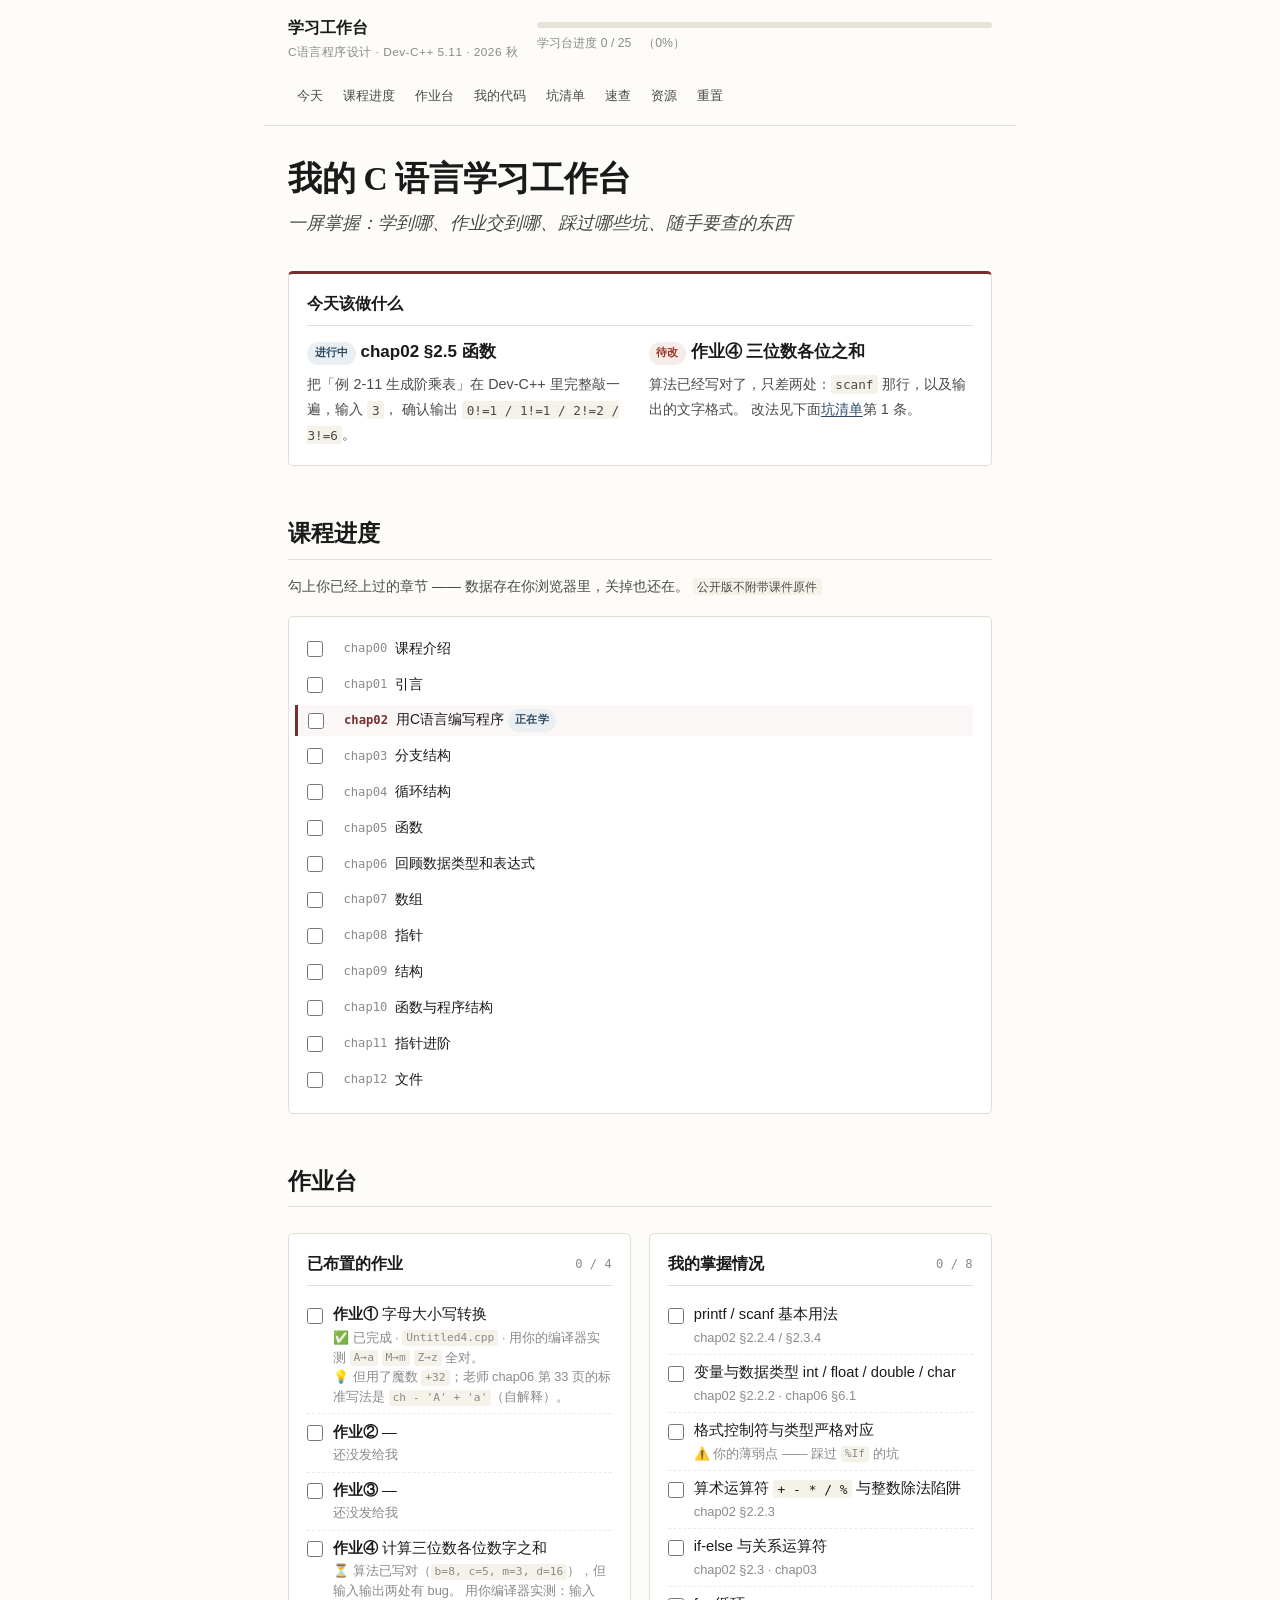
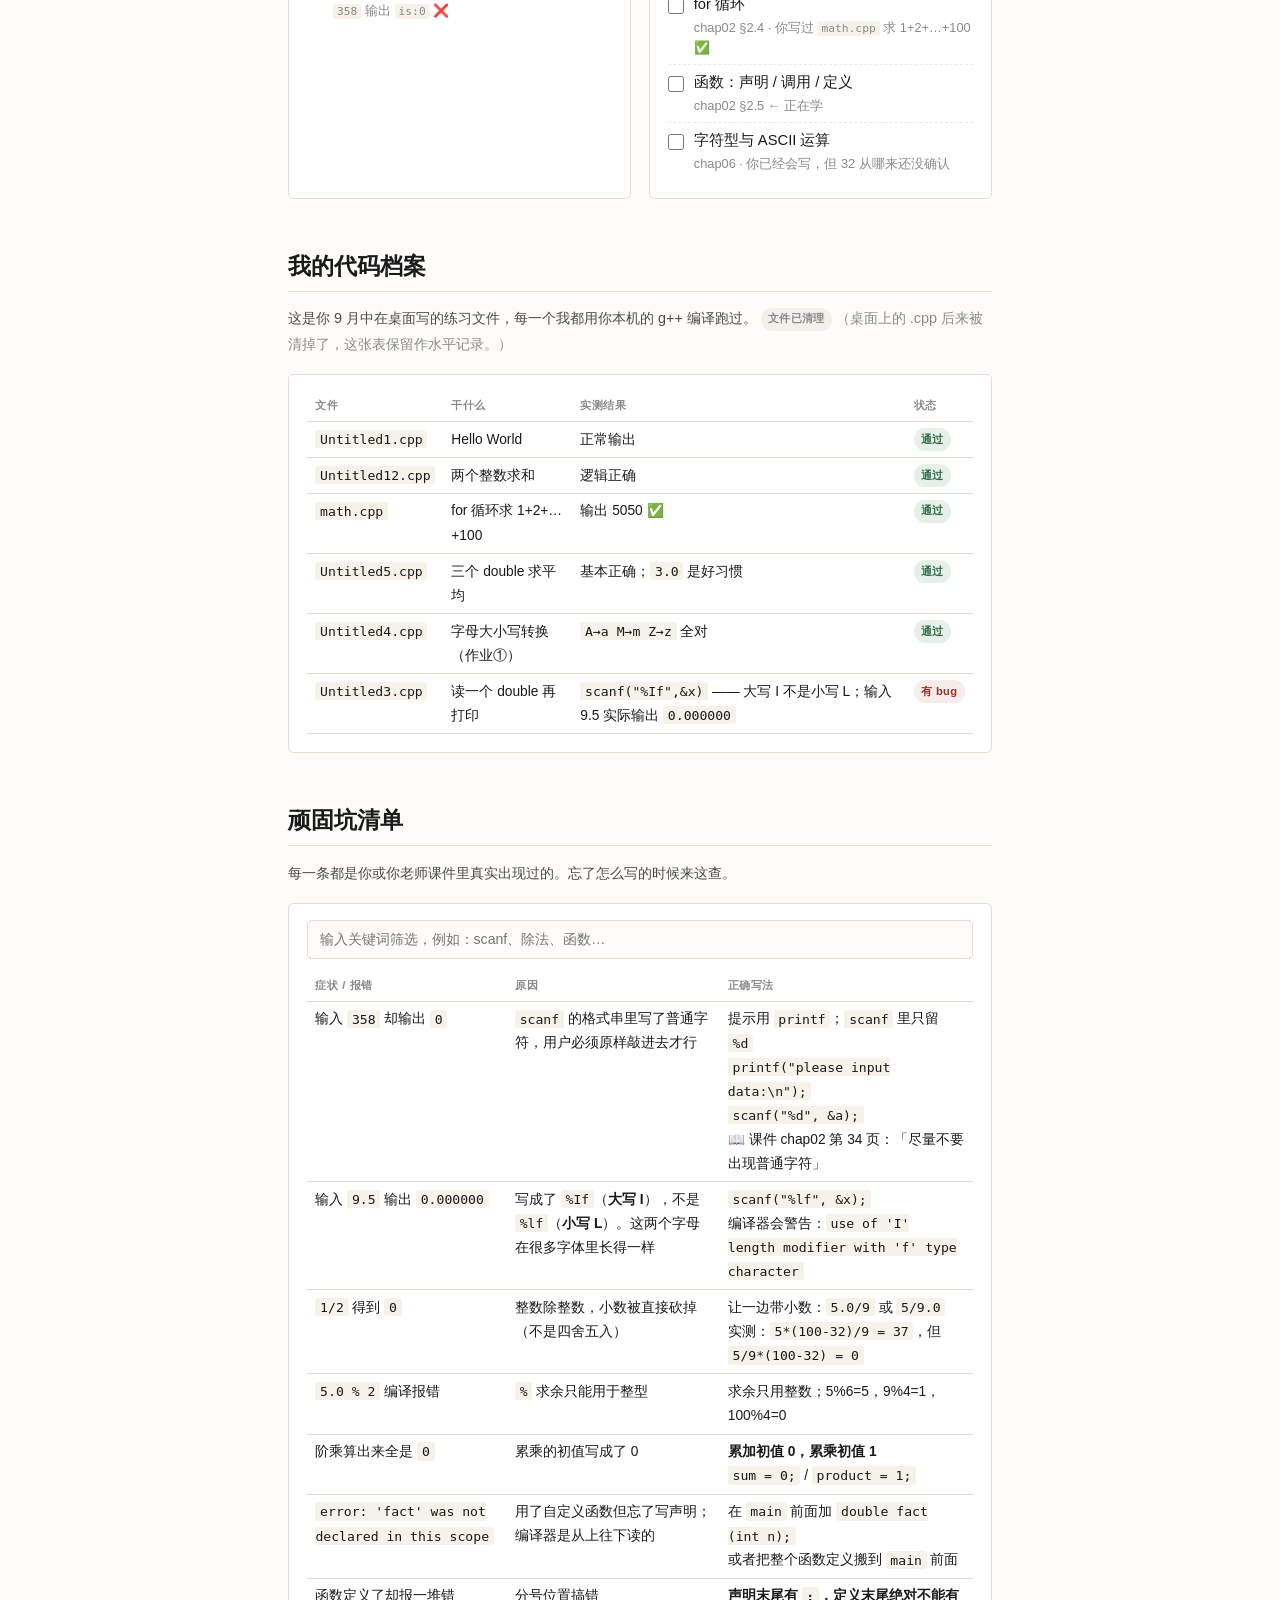
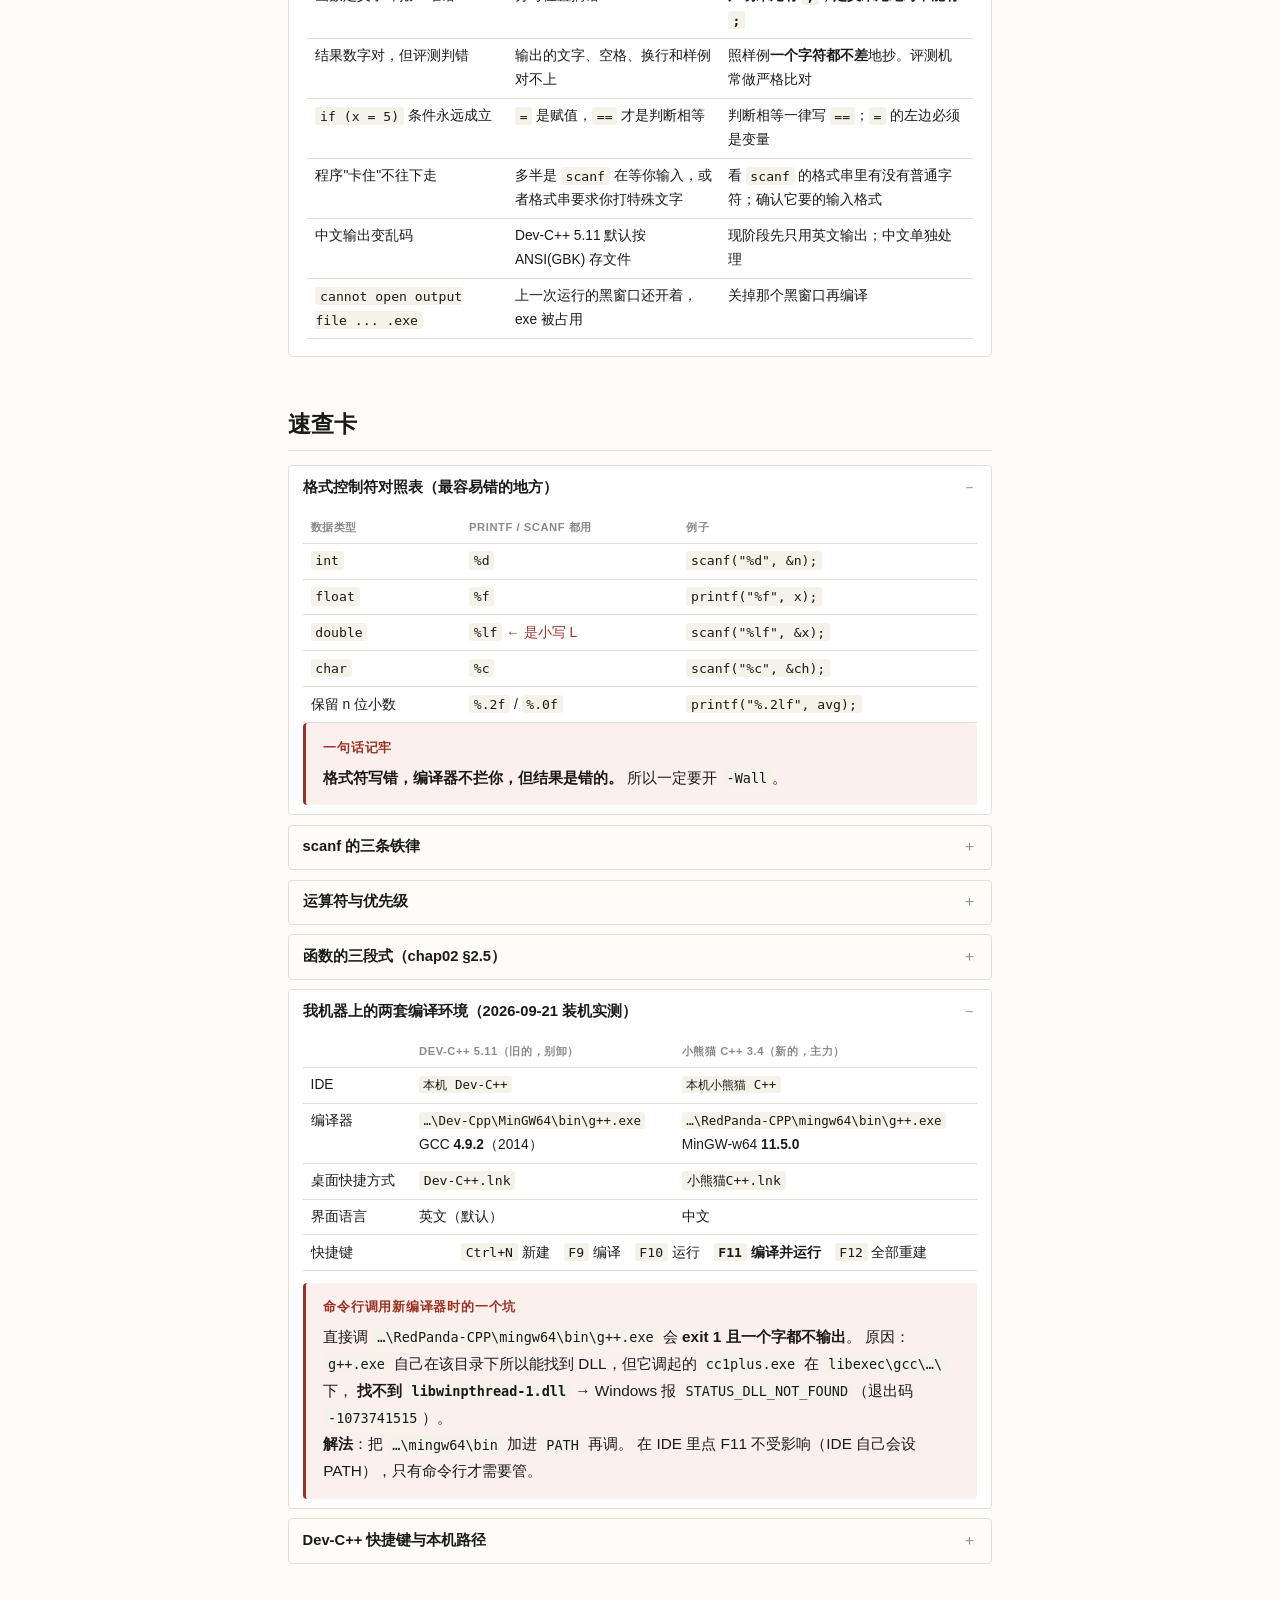
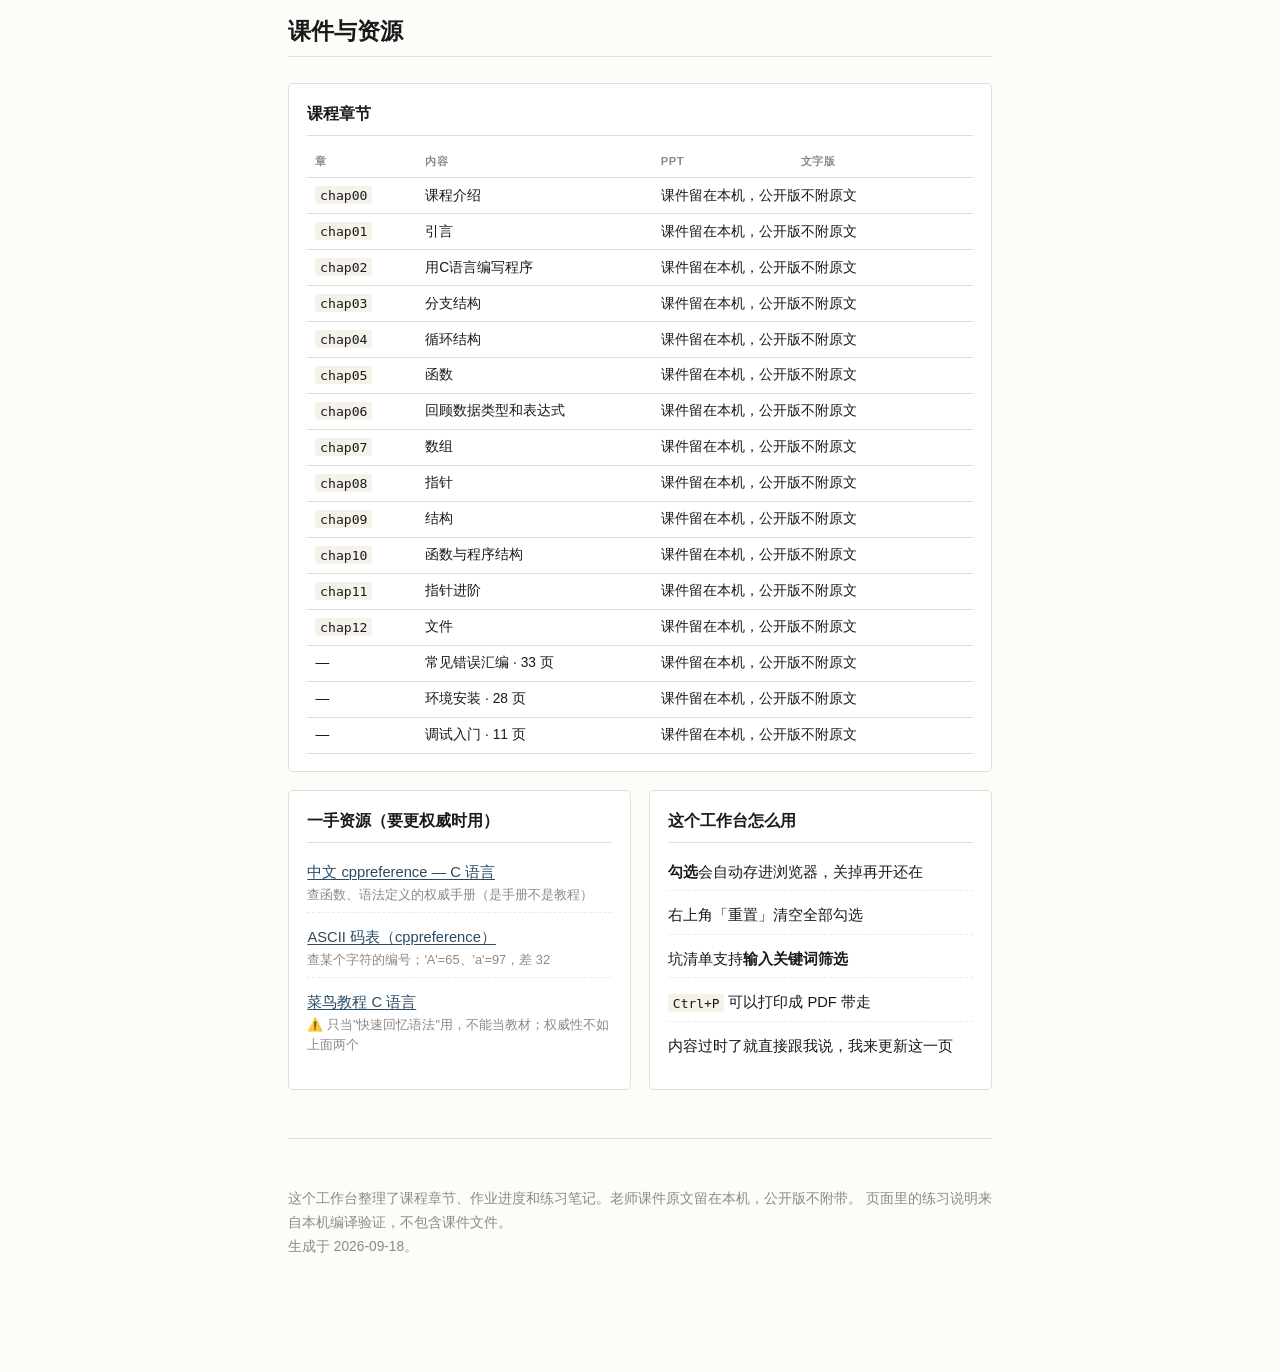
<file: index.html>
<!DOCTYPE html>
<html lang="zh-CN">
<head>
<meta charset="UTF-8">
<meta name="viewport" content="width=device-width, initial-scale=1">
<title>学习工作台 · C语言程序设计</title>
<link rel="stylesheet" href="assets/course.css">
<link rel="stylesheet" href="assets/workbench.css">
</head>
<body>

<!-- ================= 顶部状态条 ================= -->
<div class="wb-top">
  <div class="wb-top-inner">
    <div class="wb-brand">
      学习工作台
      <small>C语言程序设计 · Dev-C++ 5.11 · 2026 秋</small>
    </div>
    <div class="wb-meter">
      <div class="wb-meter-bar"><div class="wb-meter-fill"></div></div>
      <div class="wb-meter-label">加载中…</div>
    </div>
    <nav class="wb-nav">
      <a href="#today">今天</a>
      <a href="#track">课程进度</a>
      <a href="#hw">作业台</a>
      <a href="#code">我的代码</a>
      <a href="#pitfalls">坑清单</a>
      <a href="#cheat">速查</a>
      <a href="#ref">资源</a>
      <a href="#" class="wb-reset" title="清空所有勾选">重置</a>
    </nav>
  </div>
</div>

<h1>我的 C 语言学习工作台</h1>
<p class="subtitle">一屏掌握：学到哪、作业交到哪、踩过哪些坑、随手要查的东西</p>

<!-- ================= 今天该做什么 ================= -->
<div class="card span-2" id="today" style="border-top:3px solid var(--accent);">
  <h3>今天该做什么</h3>
  <div class="wb-grid" style="margin:0;grid-template-columns:repeat(auto-fit,minmax(15rem,1fr));">
    <div>
      <p style="margin:0 0 .3rem"><span class="chip chip-now">进行中</span> <strong>chap02 §2.5 函数</strong></p>
      <p style="margin:0;font-size:.9rem;color:var(--ink-soft)">
        把「例 2-11 生成阶乘表」在 Dev-C++ 里完整敲一遍，输入 <code>3</code>，
        确认输出 <code>0!=1 / 1!=1 / 2!=2 / 3!=6</code>。
      </p>
    </div>
    <div>
      <p style="margin:0 0 .3rem"><span class="chip chip-todo">待改</span> <strong>作业④ 三位数各位之和</strong></p>
      <p style="margin:0;font-size:.9rem;color:var(--ink-soft)">
        算法已经写对了，只差两处：<code>scanf</code> 那行，以及输出的文字格式。
        改法见下面<a href="#pitfalls">坑清单</a>第 1 条。
      </p>
    </div>
  </div>
</div>

<!-- ================= 课程进度 ================= -->
<h2 id="track">课程进度</h2>
<p style="font-size:.9rem;color:var(--ink-soft)">
  勾上你已经上过的章节 —— 数据存在你浏览器里，关掉也还在。
  <span class="pathcode">公开版不附带课件原件</span>
</p>
<div class="card">
  <div class="wb-track" id="track-list"></div>
</div>

<!-- ================= 作业台 ================= -->
<h2 id="hw">作业台</h2>
<div class="wb-grid">

  <div class="card">
    <h3>已布置的作业 <span class="count"></span></h3>

    <label class="wb-check">
      <input type="checkbox" class="wb-cb" data-id="hw1">
      <span class="txt">
        <span class="t"><strong>作业①</strong> 字母大小写转换</span>
        <span class="sub">
          ✅ 已完成 · <code>Untitled4.cpp</code> · 用你的编译器实测 <code>A→a</code> <code>M→m</code> <code>Z→z</code> 全对。
          <br>💡 但用了魔数 <code>+32</code>；老师 chap06 第 33 页的标准写法是 <code>ch - 'A' + 'a'</code>（自解释）。
        </span>
      </span>
    </label>

    <label class="wb-check">
      <input type="checkbox" class="wb-cb" data-id="hw2">
      <span class="txt">
        <span class="t"><strong>作业②</strong> —</span>
        <span class="sub">还没发给我</span>
      </span>
    </label>

    <label class="wb-check">
      <input type="checkbox" class="wb-cb" data-id="hw3">
      <span class="txt">
        <span class="t"><strong>作业③</strong> —</span>
        <span class="sub">还没发给我</span>
      </span>
    </label>

    <label class="wb-check">
      <input type="checkbox" class="wb-cb" data-id="hw4">
      <span class="txt">
        <span class="t"><strong>作业④</strong> 计算三位数各位数字之和</span>
        <span class="sub">
          ⏳ 算法已写对（<code>b=8, c=5, m=3, d=16</code>），但输入输出两处有 bug。
          用你编译器实测：输入 <code>358</code> 输出 <code>is:0</code> ❌
        </span>
      </span>
    </label>
  </div>

  <div class="card">
    <h3>我的掌握情况 <span class="count"></span></h3>

    <label class="wb-check"><input type="checkbox" class="wb-cb" data-id="sk1">
      <span class="txt"><span class="t">printf / scanf 基本用法</span>
      <span class="sub">chap02 §2.2.4 / §2.3.4</span></span></label>

    <label class="wb-check"><input type="checkbox" class="wb-cb" data-id="sk2">
      <span class="txt"><span class="t">变量与数据类型 int / float / double / char</span>
      <span class="sub">chap02 §2.2.2 · chap06 §6.1</span></span></label>

    <label class="wb-check"><input type="checkbox" class="wb-cb" data-id="sk3">
      <span class="txt"><span class="t">格式控制符与类型严格对应</span>
      <span class="sub">⚠️ 你的薄弱点 —— 踩过 <code>%If</code> 的坑</span></span></label>

    <label class="wb-check"><input type="checkbox" class="wb-cb" data-id="sk4">
      <span class="txt"><span class="t">算术运算符 <code>+ - * / %</code> 与整数除法陷阱</span>
      <span class="sub">chap02 §2.2.3</span></span></label>

    <label class="wb-check"><input type="checkbox" class="wb-cb" data-id="sk5">
      <span class="txt"><span class="t">if-else 与关系运算符</span>
      <span class="sub">chap02 §2.3 · chap03</span></span></label>

    <label class="wb-check"><input type="checkbox" class="wb-cb" data-id="sk6">
      <span class="txt"><span class="t">for 循环</span>
      <span class="sub">chap02 §2.4 · 你写过 <code>math.cpp</code> 求 1+2+…+100 ✅</span></span></label>

    <label class="wb-check"><input type="checkbox" class="wb-cb" data-id="sk7">
      <span class="txt"><span class="t">函数：声明 / 调用 / 定义</span>
      <span class="sub">chap02 §2.5 ← 正在学</span></span></label>

    <label class="wb-check"><input type="checkbox" class="wb-cb" data-id="sk8">
      <span class="txt"><span class="t">字符型与 ASCII 运算</span>
      <span class="sub">chap06 · 你已经会写，但 32 从哪来还没确认</span></span></label>
  </div>

</div>

<!-- ================= 我的代码 ================= -->
<h2 id="code">我的代码档案</h2>
<p style="font-size:.9rem;color:var(--ink-soft)">
  这是你 9 月中在桌面写的练习文件，每一个我都用你本机的 g++ 编译跑过。
  <span class="chip chip-wait">文件已清理</span>
  <span style="color:var(--ink-faint)">（桌面上的 .cpp 后来被清掉了，这张表保留作水平记录。）</span>
</p>
<div class="card">
<table class="wb-table">
  <thead>
    <tr><th>文件</th><th>干什么</th><th>实测结果</th><th>状态</th></tr>
  </thead>
  <tbody>
    <tr><td><code>Untitled1.cpp</code></td><td>Hello World</td><td>正常输出</td><td><span class="chip chip-done">通过</span></td></tr>
    <tr><td><code>Untitled12.cpp</code></td><td>两个整数求和</td><td>逻辑正确</td><td><span class="chip chip-done">通过</span></td></tr>
    <tr><td><code>math.cpp</code></td><td>for 循环求 1+2+…+100</td><td>输出 5050 ✅</td><td><span class="chip chip-done">通过</span></td></tr>
    <tr><td><code>Untitled5.cpp</code></td><td>三个 double 求平均</td><td>基本正确；<code>3.0</code> 是好习惯</td><td><span class="chip chip-done">通过</span></td></tr>
    <tr><td><code>Untitled4.cpp</code></td><td>字母大小写转换（作业①）</td><td><code>A→a M→m Z→z</code> 全对</td><td><span class="chip chip-done">通过</span></td></tr>
    <tr>
      <td><code>Untitled3.cpp</code></td><td>读一个 double 再打印</td>
      <td><code>scanf("%If",&amp;x)</code> —— 大写 I 不是小写 L；输入 9.5 实际输出 <code>0.000000</code></td>
      <td><span class="chip chip-todo">有 bug</span></td>
    </tr>
  </tbody>
</table>
</div>

<!-- ================= 坑清单 ================= -->
<h2 id="pitfalls">顽固坑清单</h2>
<p style="font-size:.9rem;color:var(--ink-soft)">
  每一条都是你或你老师课件里真实出现过的。忘了怎么写的时候来这查。
</p>
<div class="card">
  <input class="wb-filter" type="search" data-target="#pitfalls" placeholder="输入关键词筛选，例如：scanf、除法、函数…">
  <table class="wb-table">
    <thead>
      <tr><th style="width:30%">症状 / 报错</th><th style="width:32%">原因</th><th>正确写法</th></tr>
    </thead>
    <tbody>
      <tr>
        <td>输入 <code>358</code> 却输出 <code>0</code></td>
        <td><code>scanf</code> 的格式串里写了普通字符，用户必须原样敲进去才行</td>
        <td>提示用 <code>printf</code>；<code>scanf</code> 里只留 <code>%d</code><br><code>printf("please input data:\n");</code><br><code>scanf("%d", &amp;a);</code><br>📖 课件 chap02 第 34 页：「尽量不要出现普通字符」</td>
      </tr>
      <tr>
        <td>输入 <code>9.5</code> 输出 <code>0.000000</code></td>
        <td>写成了 <code>%If</code>（<strong>大写 I</strong>），不是 <code>%lf</code>（<strong>小写 L</strong>）。这两个字母在很多字体里长得一样</td>
        <td><code>scanf("%lf", &amp;x);</code><br>编译器会警告：<code>use of 'I' length modifier with 'f' type character</code></td>
      </tr>
      <tr>
        <td><code>1/2</code> 得到 <code>0</code></td>
        <td>整数除整数，小数被直接砍掉（不是四舍五入）</td>
        <td>让一边带小数：<code>5.0/9</code> 或 <code>5/9.0</code><br>实测：<code>5*(100-32)/9 = 37</code>，但 <code>5/9*(100-32) = 0</code></td>
      </tr>
      <tr>
        <td><code>5.0 % 2</code> 编译报错</td>
        <td><code>%</code> 求余只能用于整型</td>
        <td>求余只用整数；5%6=5，9%4=1，100%4=0</td>
      </tr>
      <tr>
        <td>阶乘算出来全是 <code>0</code></td>
        <td>累乘的初值写成了 0</td>
        <td><strong>累加初值 0，累乘初值 1</strong><br><code>sum = 0;</code> / <code>product = 1;</code></td>
      </tr>
      <tr>
        <td><code>error: 'fact' was not declared in this scope</code></td>
        <td>用了自定义函数但忘了写声明；编译器是从上往下读的</td>
        <td>在 <code>main</code> 前面加 <code>double fact (int n);</code><br>或者把整个函数定义搬到 <code>main</code> 前面</td>
      </tr>
      <tr>
        <td>函数定义了却报一堆错</td>
        <td>分号位置搞错</td>
        <td><strong>声明末尾有 <code>;</code>，定义末尾绝对不能有 <code>;</code></strong></td>
      </tr>
      <tr>
        <td>结果数字对，但评测判错</td>
        <td>输出的文字、空格、换行和样例对不上</td>
        <td>照样例<strong>一个字符都不差</strong>地抄。评测机常做严格比对</td>
      </tr>
      <tr>
        <td><code>if (x = 5)</code> 条件永远成立</td>
        <td><code>=</code> 是赋值，<code>==</code> 才是判断相等</td>
        <td>判断相等一律写 <code>==</code>；<code>=</code> 的左边必须是变量</td>
      </tr>
      <tr>
        <td>程序"卡住"不往下走</td>
        <td>多半是 <code>scanf</code> 在等你输入，或者格式串要求你打特殊文字</td>
        <td>看 <code>scanf</code> 的格式串里有没有普通字符；确认它要的输入格式</td>
      </tr>
      <tr>
        <td>中文输出变乱码</td>
        <td>Dev-C++ 5.11 默认按 ANSI(GBK) 存文件</td>
        <td>现阶段先只用英文输出；中文单独处理</td>
      </tr>
      <tr>
        <td><code>cannot open output file ... .exe</code></td>
        <td>上一次运行的黑窗口还开着，exe 被占用</td>
        <td>关掉那个黑窗口再编译</td>
      </tr>
    </tbody>
  </table>
  <p class="wb-noresult wb-hidden" style="color:var(--ink-faint);font-size:.9rem;margin:.6rem 0 0">没有匹配的条目。</p>
</div>

<!-- ================= 速查卡 ================= -->
<h2 id="cheat">速查卡</h2>

<details class="wb-fold" open>
  <summary>格式控制符对照表（最容易错的地方）</summary>
  <table class="wb-table">
    <thead><tr><th>数据类型</th><th>printf / scanf 都用</th><th>例子</th></tr></thead>
    <tbody>
      <tr><td><code>int</code></td><td><code>%d</code></td><td><code>scanf("%d", &amp;n);</code></td></tr>
      <tr><td><code>float</code></td><td><code>%f</code></td><td><code>printf("%f", x);</code></td></tr>
      <tr><td><code>double</code></td><td><code>%lf</code> <span style="color:var(--bad)">← 是小写 L</span></td><td><code>scanf("%lf", &amp;x);</code></td></tr>
      <tr><td><code>char</code></td><td><code>%c</code></td><td><code>scanf("%c", &amp;ch);</code></td></tr>
      <tr><td>保留 n 位小数</td><td><code>%.2f</code> / <code>%.0f</code></td><td><code>printf("%.2lf", avg);</code></td></tr>
    </tbody>
  </table>
  <div class="trap" style="margin:0">
    <span class="trap-title">一句话记牢</span>
    <strong>格式符写错，编译器不拦你，但结果是错的。</strong> 所以一定要开 <code>-Wall</code>。
  </div>
</details>

<details class="wb-fold">
  <summary>scanf 的三条铁律</summary>
  <ol style="padding-left:1.3rem;font-size:.92rem;margin:0">
    <li><strong>变量前面必须加 <code>&amp;</code></strong>（取地址符）—— <code>scanf("%d", &amp;a);</code><br>
        <span style="color:var(--ink-faint)">漏了它，数据不知道往哪存，轻则乱码重则崩溃。</span></li>
    <li><strong>格式串里不要写普通字符</strong> —— 写了就必须由用户原样敲进去。<br>
        提示信息用 <code>printf</code>，不要塞进 <code>scanf</code>。</li>
    <li><strong>格式符、个数、顺序必须和变量一一对应</strong> —— <code>scanf("%d%lf", &amp;a, &amp;x);</code></li>
  </ol>
</details>

<details class="wb-fold">
  <summary>运算符与优先级</summary>
  <table class="wb-table">
    <thead><tr><th>优先级</th><th>运算符</th><th>结合方向</th></tr></thead>
    <tbody>
      <tr><td>高</td><td>单目 <code>+ - ++ --</code></td><td>从右向左</td></tr>
      <tr><td></td><td>双目 <code>* / %</code></td><td>从左向右</td></tr>
      <tr><td>低</td><td>双目 <code>+ -</code></td><td>从左向右</td></tr>
    </tbody>
  </table>
  <p style="font-size:.9rem;margin:.5rem 0 0">
    实测：<code>-5 + 3%2</code> = <code>(-5) + (3%2)</code> = <strong>-4</strong>　·　
    <code>3 * 5 % 3</code> = <code>(3*5) % 3</code> = <strong>0</strong>
  </p>
  <p style="font-size:.9rem;margin:.5rem 0 0;color:var(--ink-faint)">
    后面还要学：关系 <code>&gt; &lt; &gt;= &lt;= == !=</code>（chap02 §2.3 / chap03）、
    逻辑 <code>&amp;&amp; || !</code>（chap03）、条件 <code>?:</code>、逗号、位运算、<code>sizeof</code>（chap06）
  </p>
</details>

<details class="wb-fold">
  <summary>函数的三段式（chap02 §2.5）</summary>
<pre style="margin:0"><code>double fact (int n);        /* ① 声明：告诉编译器有这么一个函数，末尾有分号 */

int main (void)
{
    result = fact(i);       /* ② 调用：把 i 交给它，用 result 接住返回值 */
    return 0;
}

double fact (int n)         /* ③ 定义：真正写它怎么算，末尾没有分号 */
{
    int i;  double product;
    product = 1;                                     /* 累乘初值 1 */
    for (i = 1; i &lt;= n; i++) { product = product * i; }
    return product;         /* 把结果回送 */
}</code></pre>
  <table class="wb-table" style="margin-top:.7rem">
    <thead><tr><th></th><th>声明</th><th>定义</th></tr></thead>
    <tbody>
      <tr><td>末尾分号</td><td><strong>必须有</strong></td><td><strong>绝不能有</strong></td></tr>
      <tr><td>作用</td><td>只告诉编译器「有这么个东西」</td><td>写出真正怎么算</td></tr>
      <tr><td>能不能省</td><td>能（把定义搬到 main 前就不用）</td><td>不能</td></tr>
    </tbody>
  </table>
</details>

<details class="wb-fold" open>
  <summary>我机器上的两套编译环境（2026-09-21 装机实测）</summary>
  <table class="wb-table">
    <thead><tr><th></th><th>Dev-C++ 5.11（旧的，别卸）</th><th>小熊猫 C++ 3.4（新的，主力）</th></tr></thead>
    <tbody>
      <tr><td>IDE</td><td><span class="pathcode">本机 Dev-C++</span></td><td><span class="pathcode">本机小熊猫 C++</span></td></tr>
      <tr><td>编译器</td><td><span class="pathcode">…\Dev-Cpp\MinGW64\bin\g++.exe</span><br>GCC <strong>4.9.2</strong>（2014）</td><td><span class="pathcode">…\RedPanda-CPP\mingw64\bin\g++.exe</span><br>MinGW-w64 <strong>11.5.0</strong></td></tr>
      <tr><td>桌面快捷方式</td><td><code>Dev-C++.lnk</code></td><td><code>小熊猫C++.lnk</code></td></tr>
      <tr><td>界面语言</td><td>英文（默认）</td><td>中文</td></tr>
      <tr><td>快捷键</td><td colspan="2" style="text-align:center"><code>Ctrl+N</code> 新建　<code>F9</code> 编译　<code>F10</code> 运行　<strong><code>F11</code> 编译并运行</strong>　<code>F12</code> 全部重建</td></tr>
    </tbody>
  </table>
  <div class="trap" style="margin:.7rem 0 0">
    <span class="trap-title">命令行调用新编译器时的一个坑</span>
    直接调 <code>…\RedPanda-CPP\mingw64\bin\g++.exe</code> 会 <strong>exit 1 且一个字都不输出</strong>。
    原因：<code>g++.exe</code> 自己在该目录下所以能找到 DLL，但它调起的
    <code>cc1plus.exe</code> 在 <code>libexec\gcc\…\</code> 下，
    <strong>找不到 <code>libwinpthread-1.dll</code></strong> → Windows 报 <code>STATUS_DLL_NOT_FOUND</code>（退出码 <code>-1073741515</code>）。
    <br><strong>解法</strong>：把 <code>…\mingw64\bin</code> 加进 <code>PATH</code> 再调。
    在 IDE 里点 F11 不受影响（IDE 自己会设 PATH），只有命令行才需要管。
  </div>
</details>

<details class="wb-fold">
  <summary>Dev-C++ 快捷键与本机路径</summary>
  <table class="wb-table">
    <thead><tr><th>操作</th><th>快捷键</th></tr></thead>
    <tbody>
      <tr><td>新建源文件</td><td><code>Ctrl+N</code></td></tr>
      <tr><td>保存</td><td><code>Ctrl+S</code></td></tr>
      <tr><td>编译</td><td><code>F9</code></td></tr>
      <tr><td>运行</td><td><code>F10</code></td></tr>
      <tr><td><strong>编译并运行</strong></td><td><code>F11</code></td></tr>
      <tr><td>全部重建</td><td><code>F12</code></td></tr>
    </tbody>
  </table>
  <p style="font-size:.88rem;margin:.6rem 0 0">
    IDE：<span class="pathcode">本机 Dev-C++</span><br>
    真正的编译器：<span class="pathcode">随 Dev-C++ 安装的 g++.exe</span>（示例环境为 TDM-GCC 4.9.2 64位）<br>
    开警告：<code>Tools → Compiler Options → Settings</code> 勾选
    <code>Add the following commands when calling the compiler</code> 填 <code>-Wall</code><br>
    完整速查卡：<a href="reference/devcpp-workflow.html">Dev-C++ 编译运行速查卡</a>
  </p>
</details>

<!-- ================= 资源与课件 ================= -->
<h2 id="ref">课件与资源</h2>

<div class="wb-grid">
  <div class="card span-2">
    <h3>课程章节</h3>
    <table class="wb-table">
      <thead><tr><th>章</th><th>内容</th><th>PPT</th><th>文字版</th></tr></thead>
      <tbody id="cw-list"></tbody>
    </table>
  </div>

  <div class="card">
    <h3>一手资源（要更权威时用）</h3>
    <ul class="wb-list">
      <li><span class="txt">
        <a href="https://zh.cppreference.com/w/c" target="_blank" rel="noopener">中文 cppreference — C 语言</a>
        <span class="sub">查函数、语法定义的权威手册（是手册不是教程）</span>
      </span></li>
      <li><span class="txt">
        <a href="https://en.cppreference.com/w/c/language/ascii" target="_blank" rel="noopener">ASCII 码表（cppreference）</a>
        <span class="sub">查某个字符的编号；'A'=65、'a'=97，差 32</span>
      </span></li>
      <li><span class="txt">
        <a href="https://www.runoob.com/cprogramming/c-tutorial.html" target="_blank" rel="noopener">菜鸟教程 C 语言</a>
        <span class="sub">⚠️ 只当"快速回忆语法"用，不能当教材；权威性不如上面两个</span>
      </span></li>
    </ul>
  </div>

  <div class="card">
    <h3>这个工作台怎么用</h3>
    <ul class="wb-list">
      <li><span class="txt"><strong>勾选</strong>会自动存进浏览器，关掉再开还在</span></li>
      <li><span class="txt">右上角「重置」清空全部勾选</span></li>
      <li><span class="txt">坑清单支持<strong>输入关键词筛选</strong></span></li>
      <li><span class="txt"><code>Ctrl+P</code> 可以打印成 PDF 带走</span></li>
      <li><span class="txt">内容过时了就直接跟我说，我来更新这一页</span></li>
    </ul>
  </div>
</div>

<hr>

<p style="font-size:.86rem;color:var(--ink-faint)">
  这个工作台整理了课程章节、作业进度和练习笔记。老师课件原文留在本机，公开版不附带。
  页面里的练习说明来自本机编译验证，不包含课件文件。
  <br>生成于 2026-09-18。
</p>

<script>
/* 课程章节只展示名称。公开版不链接本机课件。 */
(function () {
  var chaps = [
    ['chap00', '课程介绍', ''],
    ['chap01', '引言', ''],
    ['chap02', '用C语言编写程序', 'current'],
    ['chap03', '分支结构', ''],
    ['chap04', '循环结构', ''],
    ['chap05', '函数', ''],
    ['chap06', '回顾数据类型和表达式', ''],
    ['chap07', '数组', ''],
    ['chap08', '指针', ''],
    ['chap09', '结构', ''],
    ['chap10', '函数与程序结构', ''],
    ['chap11', '指针进阶', ''],
    ['chap12', '文件', '']
  ];

  /* ---- 侧栏课程进度 ---- */
  var track = document.getElementById('track-list');
  chaps.forEach(function (c) {
    var row = document.createElement('label');
    var isNow = c[2] === 'current';
    row.className = 'wb-track-row' + (isNow ? ' is-now' : '');
    row.innerHTML =
      '<input type="checkbox" class="wb-cb" data-id="' + c[0] + '">' +
      '<span class="no">' + c[0] + '</span>' +
      '<span class="name">' + c[1] +
      (isNow ? ' <span class="chip chip-now">正在学</span>' : '') + '</span>';
    track.appendChild(row);
  });

  /* ---- 课件表格 ---- */
  var SPECIAL = [
    ['C语言常见错误', '常见错误汇编 · 33 页'],
    ['Dev+C++安装使用说明', '环境安装 · 28 页'],
    ['Dev+C++程序调试步骤', '调试入门 · 11 页']
  ];
  var tbody = document.getElementById('cw-list');

  chaps.forEach(function (c) {
    var tr = document.createElement('tr');
    tr.innerHTML =
      '<td><code>' + c[0] + '</code></td>' +
      '<td>' + c[1] + '</td>' +
      '<td colspan="2">课件留在本机，公开版不附原文</td>';
    tbody.appendChild(tr);
  });

  SPECIAL.forEach(function (s) {
    var tr = document.createElement('tr');
    tr.innerHTML =
      '<td>—</td>' +
      '<td>' + s[1] + '</td>' +
      '<td colspan="2">课件留在本机，公开版不附原文</td>';
    tbody.appendChild(tr);
  });
})();
</script>
<script src="assets/workbench.js"></script>
</body>
</html>
</file>
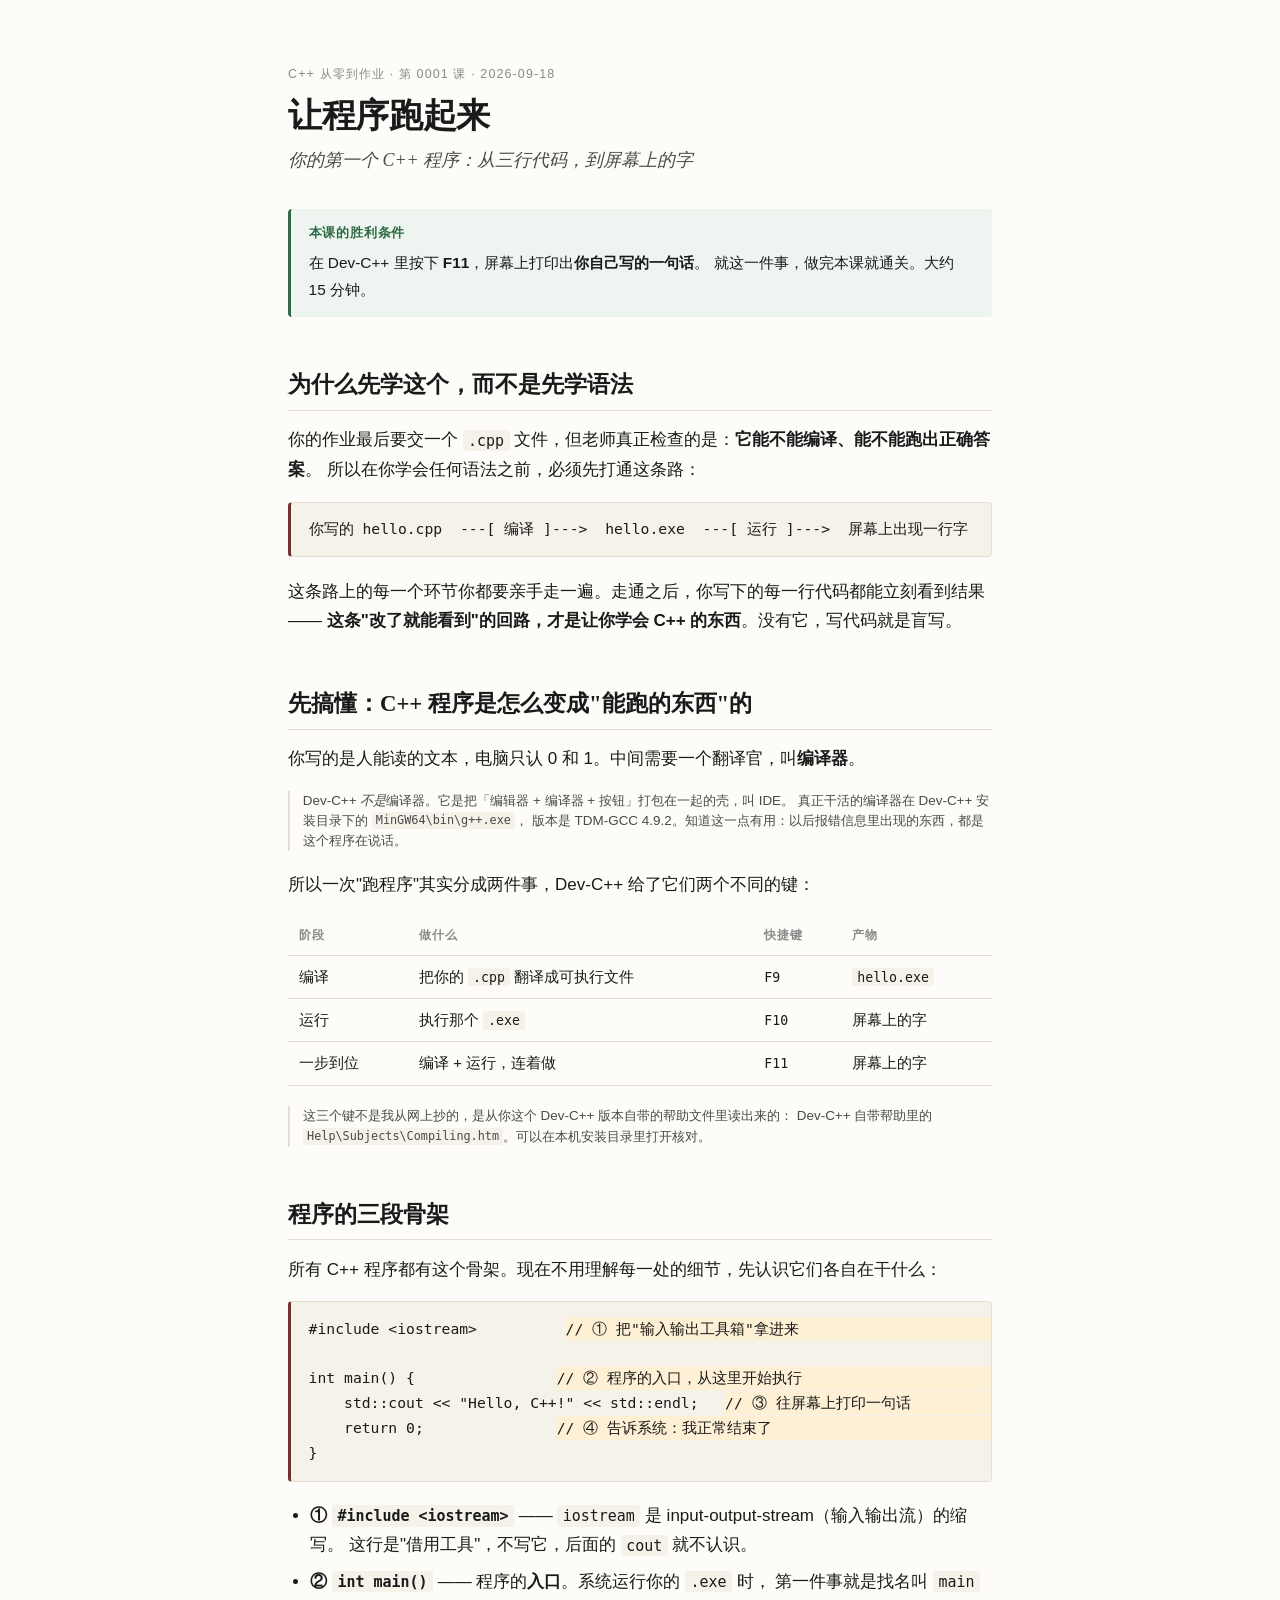
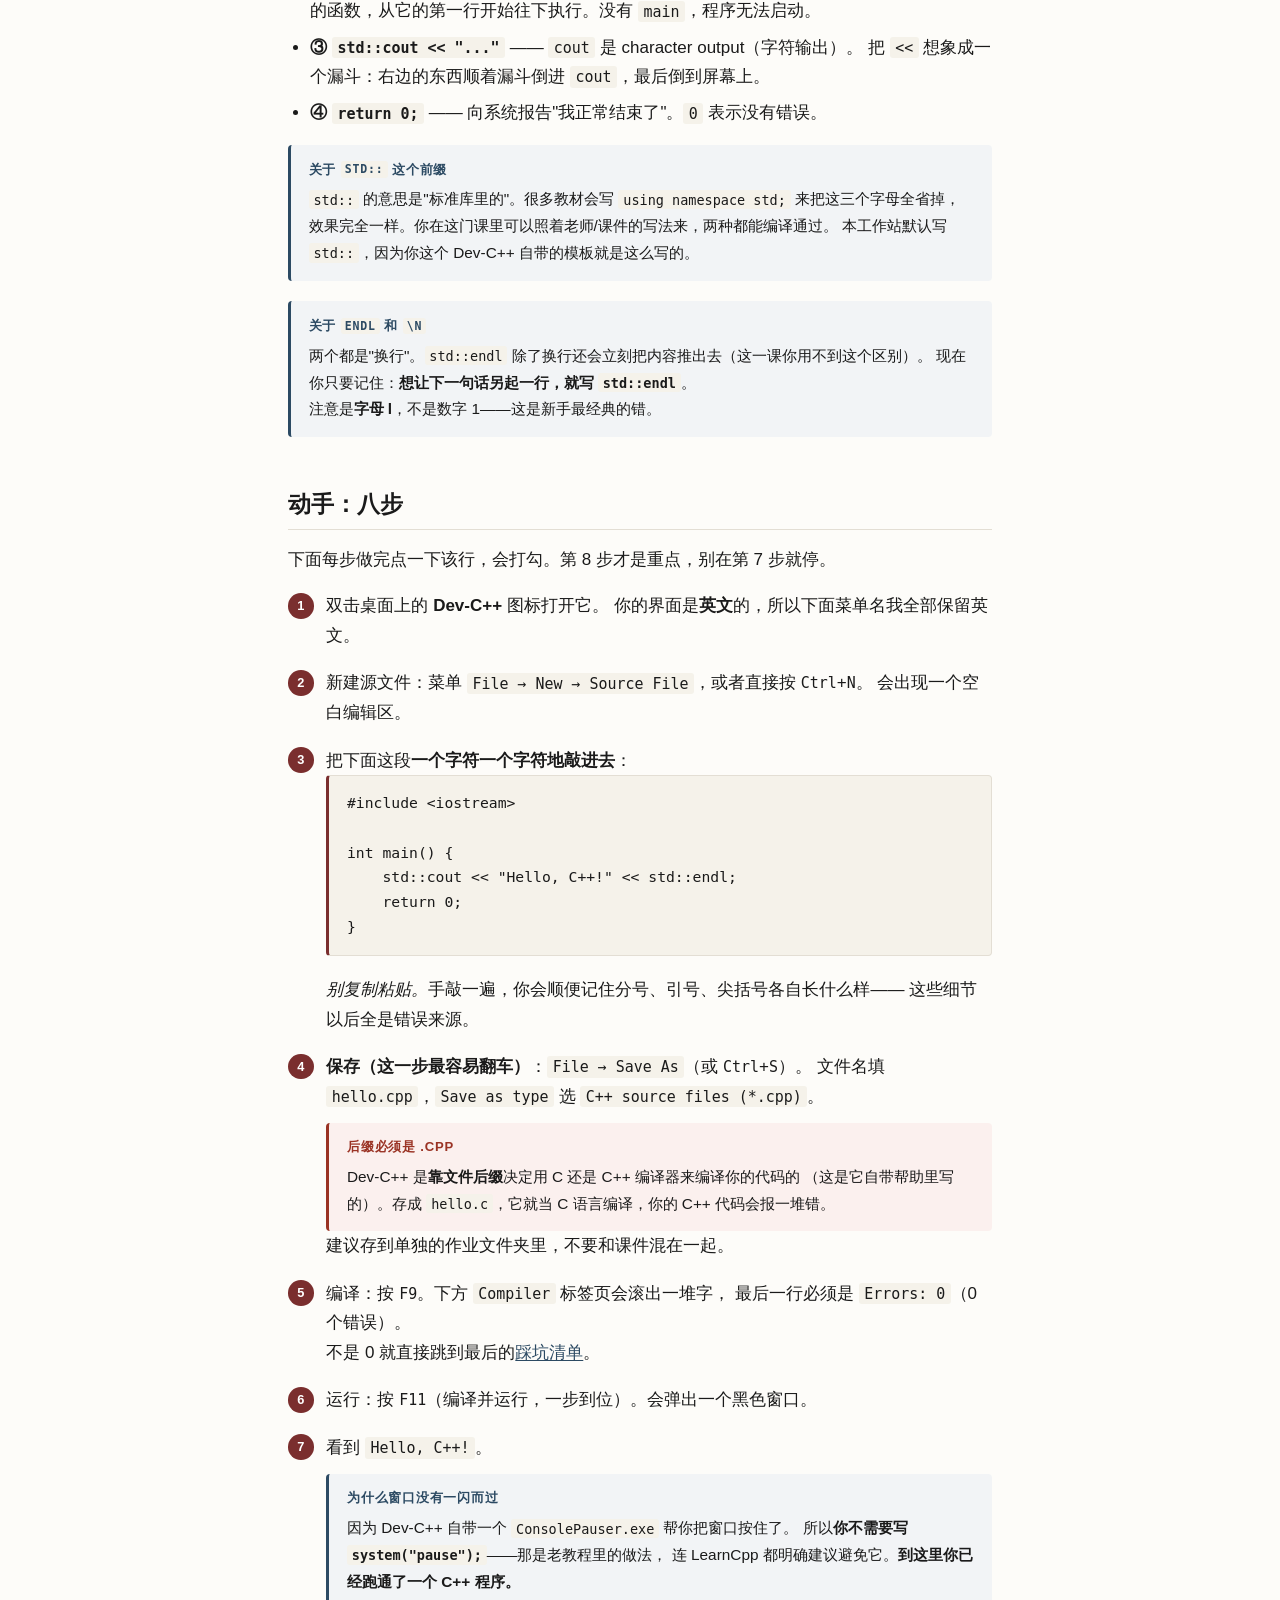
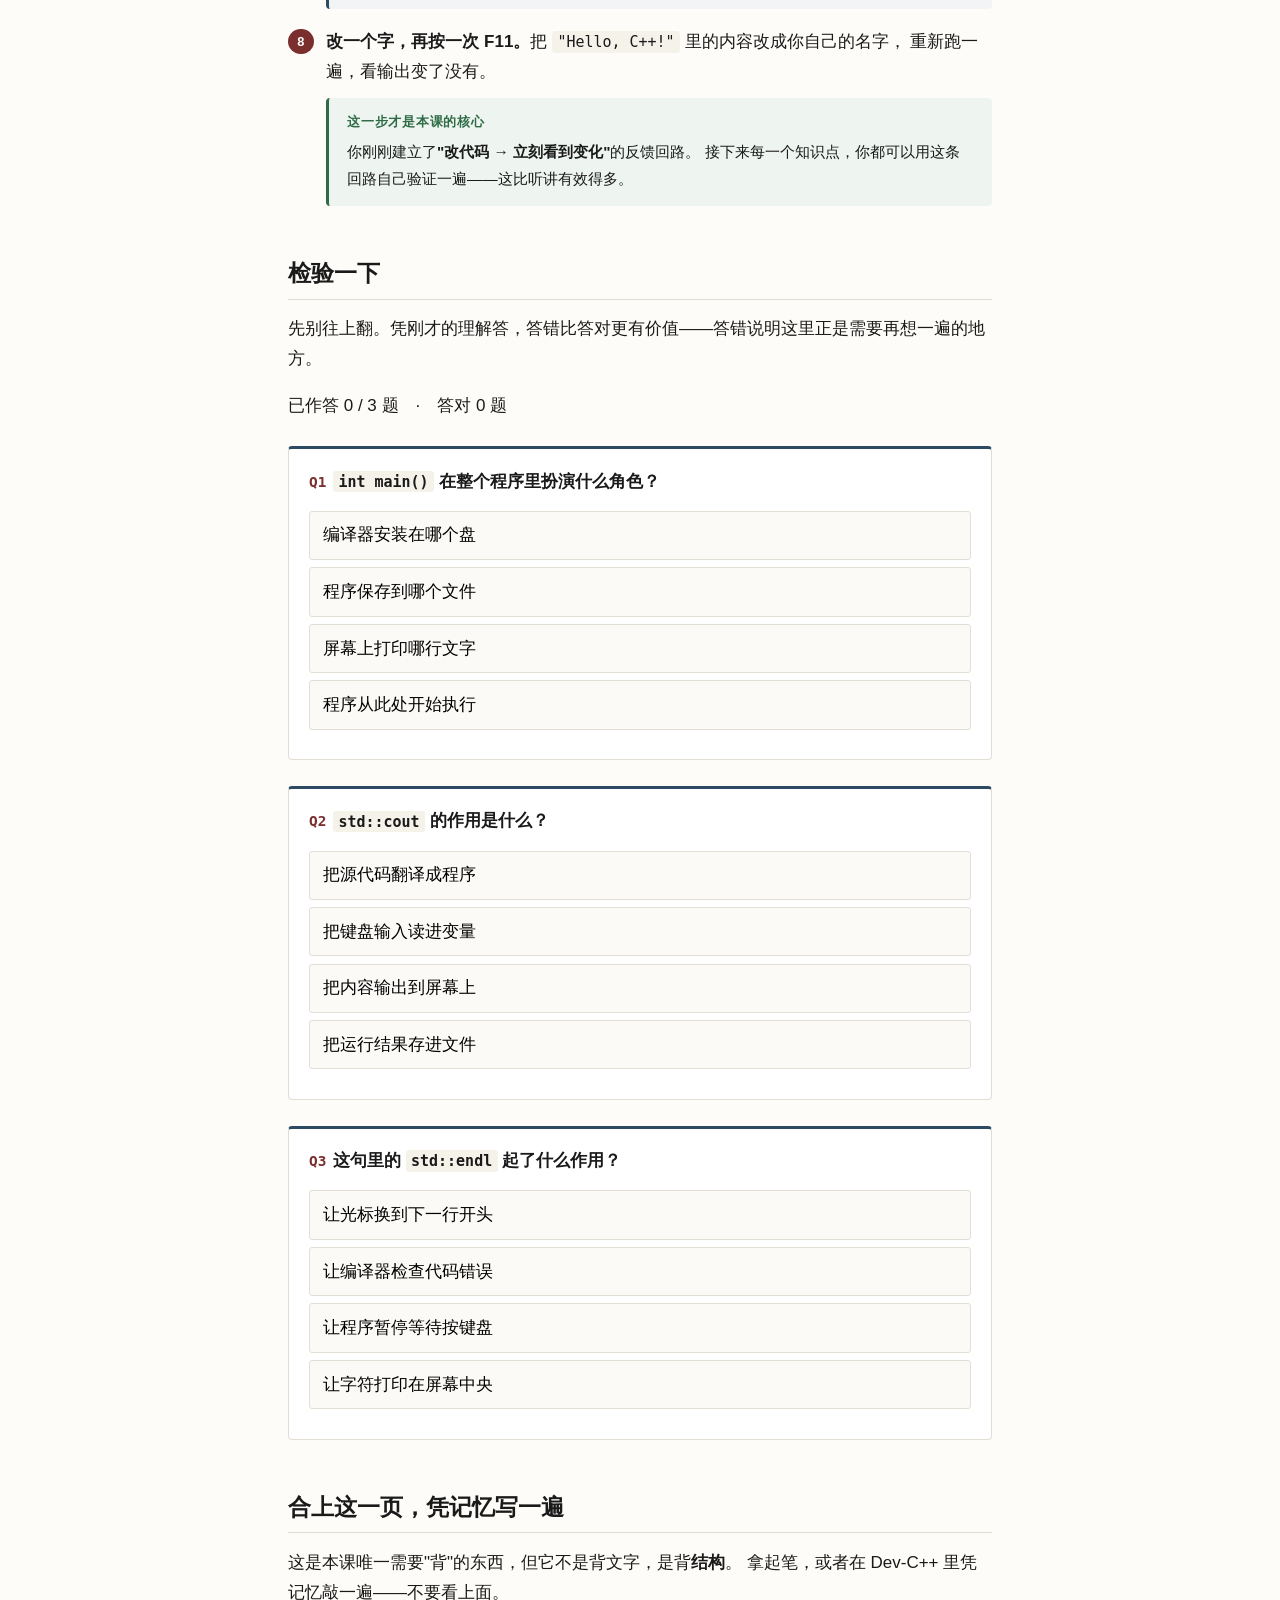
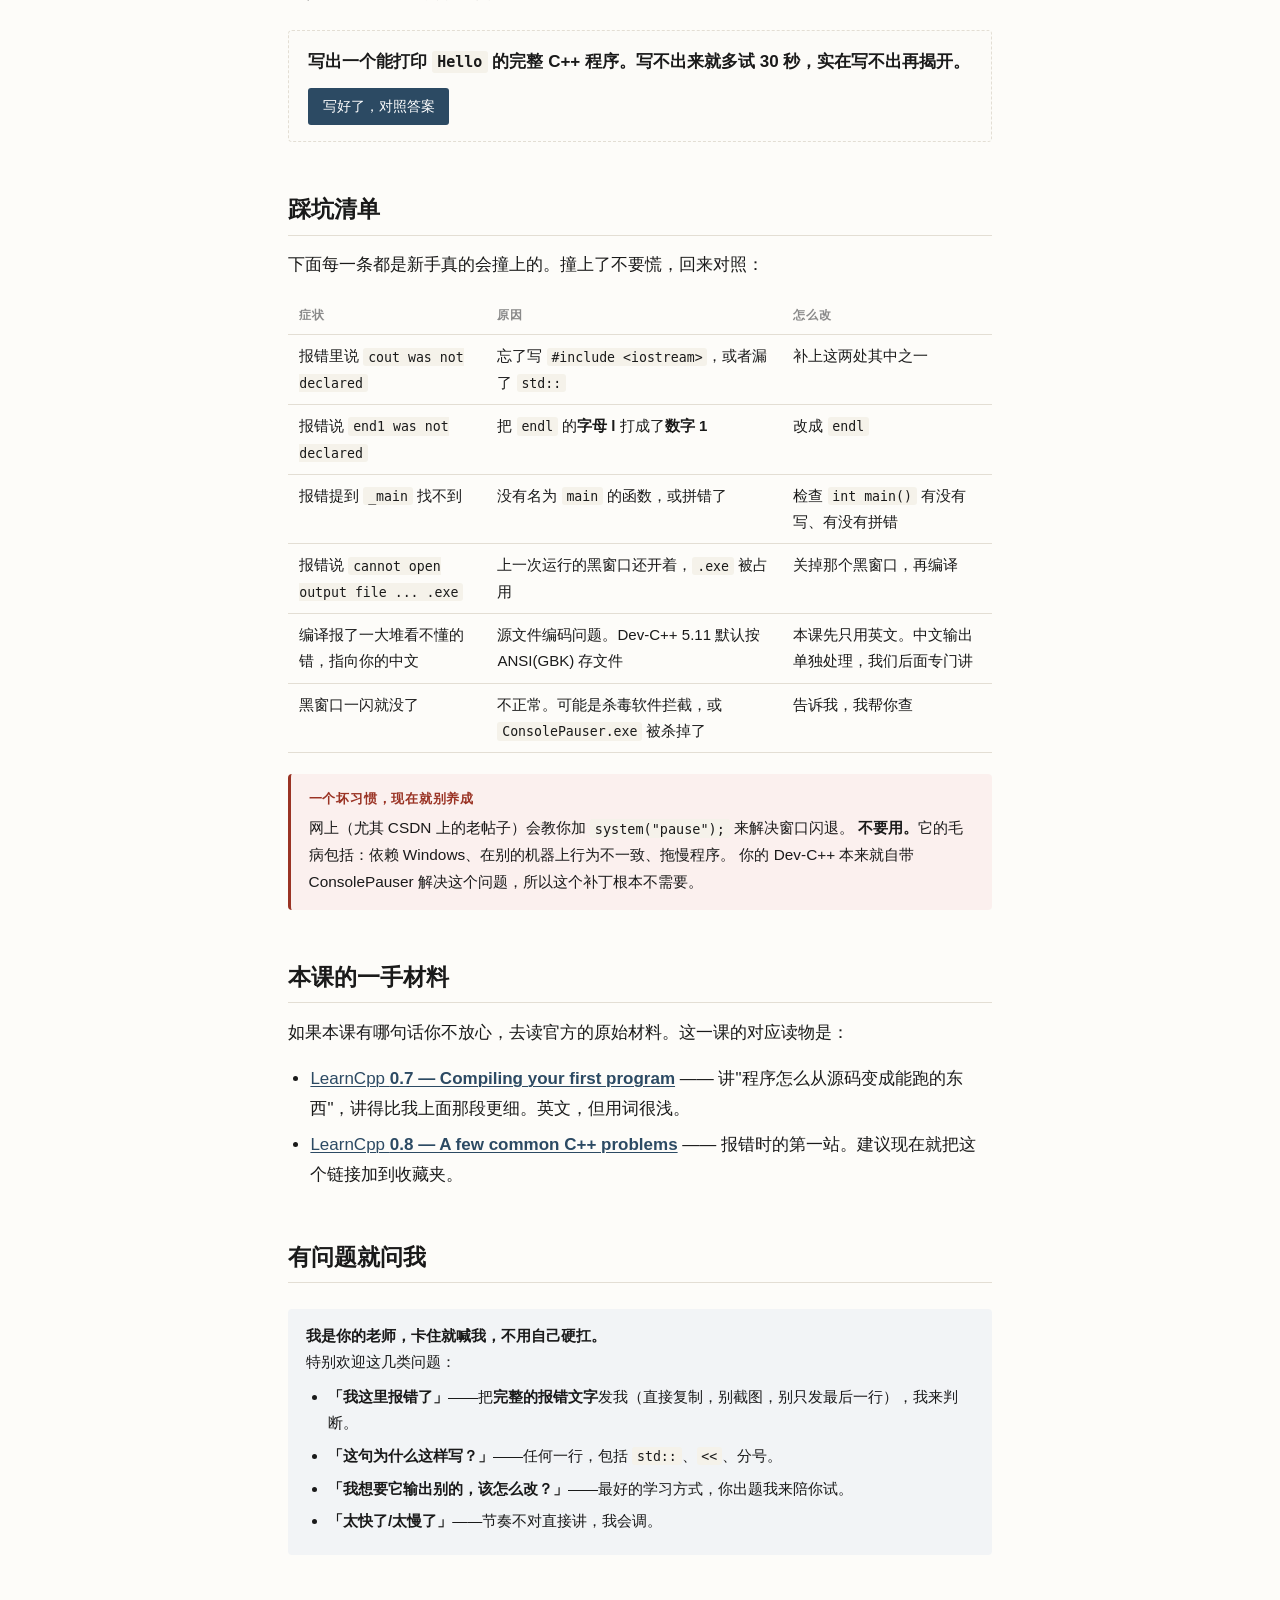
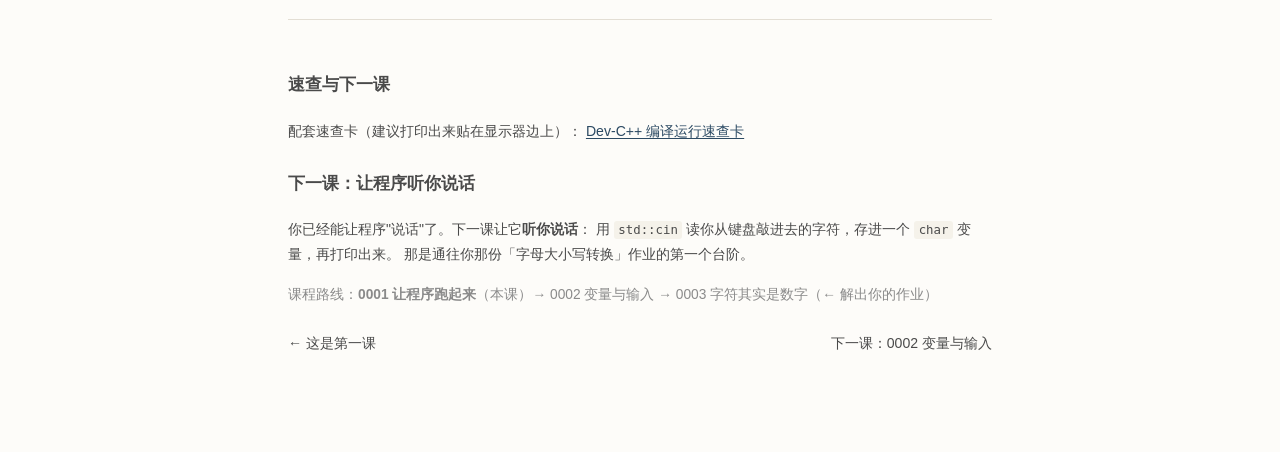
<file: lessons/0001-first-program.html>
<!DOCTYPE html>
<html lang="zh-CN">
<head>
<meta charset="UTF-8">
<meta name="viewport" content="width=device-width, initial-scale=1">
<title>0001 · 让程序跑起来 — C++ 从零到作业</title>
<link rel="stylesheet" href="../assets/course.css">
</head>
<body>

<p class="lesson-meta">C++ 从零到作业 · 第 0001 课 · 2026-09-18</p>

<h1>让程序跑起来</h1>
<p class="subtitle">你的第一个 C++ 程序：从三行代码，到屏幕上的字</p>

<div class="win">
  <span class="win-title">本课的胜利条件</span>
  在 Dev-C++ 里按下 <strong>F11</strong>，屏幕上打印出<strong>你自己写的一句话</strong>。
  就这一件事，做完本课就通关。大约 15 分钟。
</div>

<h2>为什么先学这个，而不是先学语法</h2>

<p>
你的作业最后要交一个 <code>.cpp</code> 文件，但老师真正检查的是：<strong>它能不能编译、能不能跑出正确答案</strong>。
所以在你学会任何语法之前，必须先打通这条路：
</p>

<pre><code>你写的 hello.cpp  ---[ 编译 ]---&gt;  hello.exe  ---[ 运行 ]---&gt;  屏幕上出现一行字</code></pre>

<p>
这条路上的每一个环节你都要亲手走一遍。走通之后，你写下的每一行代码都能立刻看到结果——
<strong>这条"改了就能看到"的回路，才是让你学会 C++ 的东西</strong>。没有它，写代码就是盲写。
</p>

<h2>先搞懂：C++ 程序是怎么变成"能跑的东西"的</h2>

<p>
你写的是人能读的文本，电脑只认 0 和 1。中间需要一个翻译官，叫<strong>编译器</strong>。
</p>

<div class="sidenote">
Dev-C++ <em>不是</em>编译器。它是把「编辑器 + 编译器 + 按钮」打包在一起的壳，叫 IDE。
真正干活的编译器在 Dev-C++ 安装目录下的 <code>MinGW64\bin\g++.exe</code>，
版本是 TDM-GCC 4.9.2。知道这一点有用：以后报错信息里出现的东西，都是这个程序在说话。
</div>

<p>所以一次"跑程序"其实分成两件事，Dev-C++ 给了它们两个不同的键：</p>

<table>
  <thead>
    <tr><th>阶段</th><th>做什么</th><th>快捷键</th><th>产物</th></tr>
  </thead>
  <tbody>
    <tr><td>编译</td><td>把你的 <code>.cpp</code> 翻译成可执行文件</td><td><kbd>F9</kbd></td><td><code>hello.exe</code></td></tr>
    <tr><td>运行</td><td>执行那个 <code>.exe</code></td><td><kbd>F10</kbd></td><td>屏幕上的字</td></tr>
    <tr><td>一步到位</td><td>编译 + 运行，连着做</td><td><kbd>F11</kbd></td><td>屏幕上的字</td></tr>
  </tbody>
</table>

<p class="sidenote">
这三个键不是我从网上抄的，是从你这个 Dev-C++ 版本自带的帮助文件里读出来的：
Dev-C++ 自带帮助里的 <code>Help\Subjects\Compiling.htm</code>。可以在本机安装目录里打开核对。
</p>

<h2>程序的三段骨架</h2>

<p>所有 C++ 程序都有这个骨架。现在不用理解每一处的细节，先认识它们各自在干什么：</p>

<pre><code>#include &lt;iostream&gt;          <span class="hl">// ① 把"输入输出工具箱"拿进来</span>

int main() {                <span class="hl">// ② 程序的入口，从这里开始执行</span>
    std::cout &lt;&lt; "Hello, C++!" &lt;&lt; std::endl;   <span class="hl">// ③ 往屏幕上打印一句话</span>
    return 0;               <span class="hl">// ④ 告诉系统：我正常结束了</span>
}</code></pre>

<ul>
  <li><strong>① <code>#include &lt;iostream&gt;</code></strong> —— <code>iostream</code> 是 input-output-stream（输入输出流）的缩写。
      这行是"借用工具"，不写它，后面的 <code>cout</code> 就不认识。</li>
  <li><strong>② <code>int main()</code></strong> —— 程序的<strong>入口</strong>。系统运行你的 <code>.exe</code> 时，
      第一件事就是找名叫 <code>main</code> 的函数，从它的第一行开始往下执行。没有 <code>main</code>，程序无法启动。</li>
  <li><strong>③ <code>std::cout &lt;&lt; "..."</code></strong> —— <code>cout</code> 是 character output（字符输出）。
      把 <code>&lt;&lt;</code> 想象成一个漏斗：右边的东西顺着漏斗倒进 <code>cout</code>，最后倒到屏幕上。</li>
  <li><strong>④ <code>return 0;</code></strong> —— 向系统报告"我正常结束了"。<code>0</code> 表示没有错误。</li>
</ul>

<div class="note">
  <span class="note-title">关于 <code>std::</code> 这个前缀</span>
  <code>std::</code> 的意思是"标准库里的"。很多教材会写 <code>using namespace std;</code> 来把这三个字母全省掉，
  效果完全一样。你在这门课里可以照着老师/课件的写法来，两种都能编译通过。
  本工作站默认写 <code>std::</code>，因为你这个 Dev-C++ 自带的模板就是这么写的。
</div>

<div class="note">
  <span class="note-title">关于 <code>endl</code> 和 <code>\n</code></span>
  两个都是"换行"。<code>std::endl</code> 除了换行还会立刻把内容推出去（这一课你用不到这个区别）。
  现在你只要记住：<strong>想让下一句话另起一行，就写 <code>std::endl</code></strong>。
  <br>注意是<strong>字母 l</strong>，不是数字 1——这是新手最经典的错。
</div>

<h2>动手：八步</h2>

<p>下面每步做完点一下该行，会打勾。第 8 步才是重点，别在第 7 步就停。</p>

<ol class="steps checkable">
  <li>双击桌面上的 <strong>Dev-C++</strong> 图标打开它。
      你的界面是<strong>英文</strong>的，所以下面菜单名我全部保留英文。</li>

  <li>新建源文件：菜单 <code>File → New → Source File</code>，或者直接按 <kbd>Ctrl</kbd>+<kbd>N</kbd>。
      会出现一个空白编辑区。</li>

  <li>把下面这段<strong>一个字符一个字符地敲进去</strong>：
<pre><code>#include &lt;iostream&gt;

int main() {
    std::cout &lt;&lt; "Hello, C++!" &lt;&lt; std::endl;
    return 0;
}</code></pre>
      <em>别复制粘贴。</em>手敲一遍，你会顺便记住分号、引号、尖括号各自长什么样——
      这些细节以后全是错误来源。</li>

  <li><strong>保存（这一步最容易翻车）</strong>：<code>File → Save As</code>（或 <kbd>Ctrl</kbd>+<kbd>S</kbd>）。
      文件名填 <code>hello.cpp</code>，<code>Save as type</code> 选 <code>C++ source files (*.cpp)</code>。
      <div class="trap" style="margin-top:.7rem;margin-bottom:0">
        <span class="trap-title">后缀必须是 .cpp</span>
        Dev-C++ 是<strong>靠文件后缀</strong>决定用 C 还是 C++ 编译器来编译你的代码的
        （这是它自带帮助里写的）。存成 <code>hello.c</code>，它就当 C 语言编译，你的 C++ 代码会报一堆错。
      </div>
      建议存到单独的作业文件夹里，不要和课件混在一起。</li>

  <li>编译：按 <kbd>F9</kbd>。下方 <code>Compiler</code> 标签页会滚出一堆字，
      最后一行必须是 <code>Errors: 0</code>（0 个错误）。
      <br>不是 0 就直接跳到最后的<a href="#pitfalls">踩坑清单</a>。</li>

  <li>运行：按 <kbd>F11</kbd>（编译并运行，一步到位）。会弹出一个黑色窗口。</li>

  <li>看到 <code>Hello, C++!</code>。
      <div class="note" style="margin-top:.7rem;margin-bottom:0">
        <span class="note-title">为什么窗口没有一闪而过</span>
        因为 Dev-C++ 自带一个 <code>ConsolePauser.exe</code> 帮你把窗口按住了。
        所以<strong>你不需要写 <code>system("pause");</code></strong>——那是老教程里的做法，
        连 LearnCpp 都明确建议避免它。<strong>到这里你已经跑通了一个 C++ 程序。</strong>
      </div></li>

  <li><strong>改一个字，再按一次 F11。</strong>把 <code>"Hello, C++!"</code> 里的内容改成你自己的名字，
      重新跑一遍，看输出变了没有。
      <div class="win" style="margin-top:.7rem;margin-bottom:0">
        <span class="win-title">这一步才是本课的核心</span>
        你刚刚建立了<strong>"改代码 → 立刻看到变化"</strong>的反馈回路。
        接下来每一个知识点，你都可以用这条回路自己验证一遍——这比听讲有效得多。
      </div></li>
</ol>

<h2>检验一下</h2>

<p>先别往上翻。凭刚才的理解答，答错比答对更有价值——答错说明这里正是需要再想一遍的地方。</p>

<p class="lesson-progress"></p>

<div class="quiz">
  <p class="quiz-q"><span class="qnum">Q1</span><code>int main()</code> 在整个程序里扮演什么角色？</p>
  <div class="quiz-opts">
    <button class="quiz-opt" data-correct="true">程序从此处开始执行</button>
    <button class="quiz-opt">程序保存到哪个文件</button>
    <button class="quiz-opt">编译器安装在哪个盘</button>
    <button class="quiz-opt">屏幕上打印哪行文字</button>
  </div>
  <p class="quiz-feedback"
     data-right="对。main 是程序的入口，系统运行 .exe 时先找它，从第一行往下执行。"
     data-wrong="不对。它是程序的入口——系统运行 .exe 时第一件事就是找名叫 main 的函数。"></p>
</div>

<div class="quiz">
  <p class="quiz-q"><span class="qnum">Q2</span><code>std::cout</code> 的作用是什么？</p>
  <div class="quiz-opts">
    <button class="quiz-opt" data-correct="true">把内容输出到屏幕上</button>
    <button class="quiz-opt">把键盘输入读进变量</button>
    <button class="quiz-opt">把源代码翻译成程序</button>
    <button class="quiz-opt">把运行结果存进文件</button>
  </div>
  <p class="quiz-feedback"
     data-right="对。cout = character output，把右边的内容顺着 << 倒到屏幕上。"
     data-wrong="不对。cout 是 character output，负责把内容送到屏幕上；读键盘输入的是下一课的 cin。"></p>
</div>

<div class="quiz">
  <p class="quiz-q"><span class="qnum">Q3</span>这句里的 <code>std::endl</code> 起了什么作用？</p>
  <div class="quiz-opts">
    <button class="quiz-opt" data-correct="true">让光标换到下一行开头</button>
    <button class="quiz-opt">让程序暂停等待按键盘</button>
    <button class="quiz-opt">让字符打印在屏幕中央</button>
    <button class="quiz-opt">让编译器检查代码错误</button>
  </div>
  <p class="quiz-feedback"
     data-right="对。endl 就是「换行」，作用等同于 \n。"
     data-wrong="不对，endl 只负责换行（等价于 \n）。让程序暂停等待按键的是 Dev-C++ 自带的 ConsolePauser。"></p>
</div>

<h2>合上这一页，凭记忆写一遍</h2>

<p>这是本课唯一需要"背"的东西，但它不是背文字，是背<strong>结构</strong>。
拿起笔，或者在 Dev-C++ 里凭记忆敲一遍——不要看上面。</p>

<div class="recall">
  <p class="recall-prompt">
    写出一个能打印 <code>Hello</code> 的完整 C++ 程序。写不出来就多试 30 秒，实在写不出再揭开。
  </p>
  <button class="recall-toggle" data-label="写好了，对照答案">写好了，对照答案</button>
  <div class="recall-body">
<pre><code>#include &lt;iostream&gt;

int main() {
    std::cout &lt;&lt; "Hello" &lt;&lt; std::endl;
    return 0;
}</code></pre>
    <p style="margin-bottom:0">
      对不上没关系，重点是<strong>想不起来的那一处</strong>——那就是你下次要留意的地方。
      四段结构记住了吗：借工具箱 → 找入口 → 输出 → 报告结束。
    </p>
  </div>
</div>

<h2 id="pitfalls">踩坑清单</h2>

<p>下面每一条都是新手真的会撞上的。撞上了不要慌，回来对照：</p>

<table>
  <thead>
    <tr><th>症状</th><th>原因</th><th>怎么改</th></tr>
  </thead>
  <tbody>
    <tr>
      <td>报错里说 <code>cout was not declared</code></td>
      <td>忘了写 <code>#include &lt;iostream&gt;</code>，或者漏了 <code>std::</code></td>
      <td>补上这两处其中之一</td>
    </tr>
    <tr>
      <td>报错说 <code>end1 was not declared</code></td>
      <td>把 <code>endl</code> 的<strong>字母 l</strong> 打成了<strong>数字 1</strong></td>
      <td>改成 <code>endl</code></td>
    </tr>
    <tr>
      <td>报错提到 <code>_main</code> 找不到</td>
      <td>没有名为 <code>main</code> 的函数，或拼错了</td>
      <td>检查 <code>int main()</code> 有没有写、有没有拼错</td>
    </tr>
    <tr>
      <td>报错说 <code>cannot open output file ... .exe</code></td>
      <td>上一次运行的黑窗口还开着，<code>.exe</code> 被占用</td>
      <td>关掉那个黑窗口，再编译</td>
    </tr>
    <tr>
      <td>编译报了一大堆看不懂的错，指向你的中文</td>
      <td>源文件编码问题。Dev-C++ 5.11 默认按 ANSI(GBK) 存文件</td>
      <td>本课先只用英文。中文输出单独处理，我们后面专门讲</td>
    </tr>
    <tr>
      <td>黑窗口一闪就没了</td>
      <td>不正常。可能是杀毒软件拦截，或 <code>ConsolePauser.exe</code> 被杀掉了</td>
      <td>告诉我，我帮你查</td>
    </tr>
  </tbody>
</table>

<div class="trap">
  <span class="trap-title">一个坏习惯，现在就别养成</span>
  网上（尤其 CSDN 上的老帖子）会教你加 <code>system("pause");</code> 来解决窗口闪退。
  <strong>不要用。</strong>它的毛病包括：依赖 Windows、在别的机器上行为不一致、拖慢程序。
  你的 Dev-C++ 本来就自带 ConsolePauser 解决这个问题，所以这个补丁根本不需要。
</div>

<h2>本课的一手材料</h2>

<p>
如果本课有哪句话你不放心，去读官方的原始材料。这一课的对应读物是：
</p>

<ul>
  <li>
    <a href="https://www.learncpp.com/cpp-tutorial/compiling-your-first-program/" target="_blank" rel="noopener">LearnCpp <strong>0.7 — Compiling your first program</strong></a>
    —— 讲"程序怎么从源码变成能跑的东西"，讲得比我上面那段更细。英文，但用词很浅。
  </li>
  <li>
    <a href="https://www.learncpp.com/cpp-tutorial/a-few-common-cpp-problems/" target="_blank" rel="noopener">LearnCpp <strong>0.8 — A few common C++ problems</strong></a>
    —— 报错时的第一站。建议现在就把这个链接加到收藏夹。
  </li>
</ul>

<h2>有问题就问我</h2>

<div class="ask-teacher">
  <strong>我是你的老师，卡住就喊我，不用自己硬扛。</strong><br>
  特别欢迎这几类问题：
  <ul style="margin-top:.5rem;margin-bottom:0">
    <li><strong>「我这里报错了」</strong>——把<strong>完整的报错文字</strong>发我（直接复制，别截图，别只发最后一行），我来判断。</li>
    <li><strong>「这句为什么这样写？」</strong>——任何一行，包括 <code>std::</code>、<code>&lt;&lt;</code>、分号。</li>
    <li><strong>「我想要它输出别的，该怎么改？」</strong>——最好的学习方式，你出题我来陪你试。</li>
    <li><strong>「太快了/太慢了」</strong>——节奏不对直接讲，我会调。</li>
  </ul>
</div>

<div class="lesson-footer">
  <h2>速查与下一课</h2>
  <p>
    配套速查卡（建议打印出来贴在显示器边上）：
    <a href="../reference/devcpp-workflow.html">Dev-C++ 编译运行速查卡</a>
  </p>

  <h2>下一课：让程序听你说话</h2>
  <p>
    你已经能让程序"说话"了。下一课让它<strong>听你说话</strong>：
    用 <code>std::cin</code> 读你从键盘敲进去的字符，存进一个 <code>char</code> 变量，再打印出来。
    那是通往你那份「字母大小写转换」作业的第一个台阶。
  </p>
  <p style="color:var(--ink-faint);font-size:.86rem">
    课程路线：<strong>0001 让程序跑起来</strong>（本课）→ 0002 变量与输入 → 0003 字符其实是数字（← 解出你的作业）
  </p>

  <div class="nav">
    <span>← 这是第一课</span>
    <span>下一课：0002 变量与输入</span>
  </div>
</div>

<script src="../assets/quiz.js"></script>
</body>
</html>
</file>
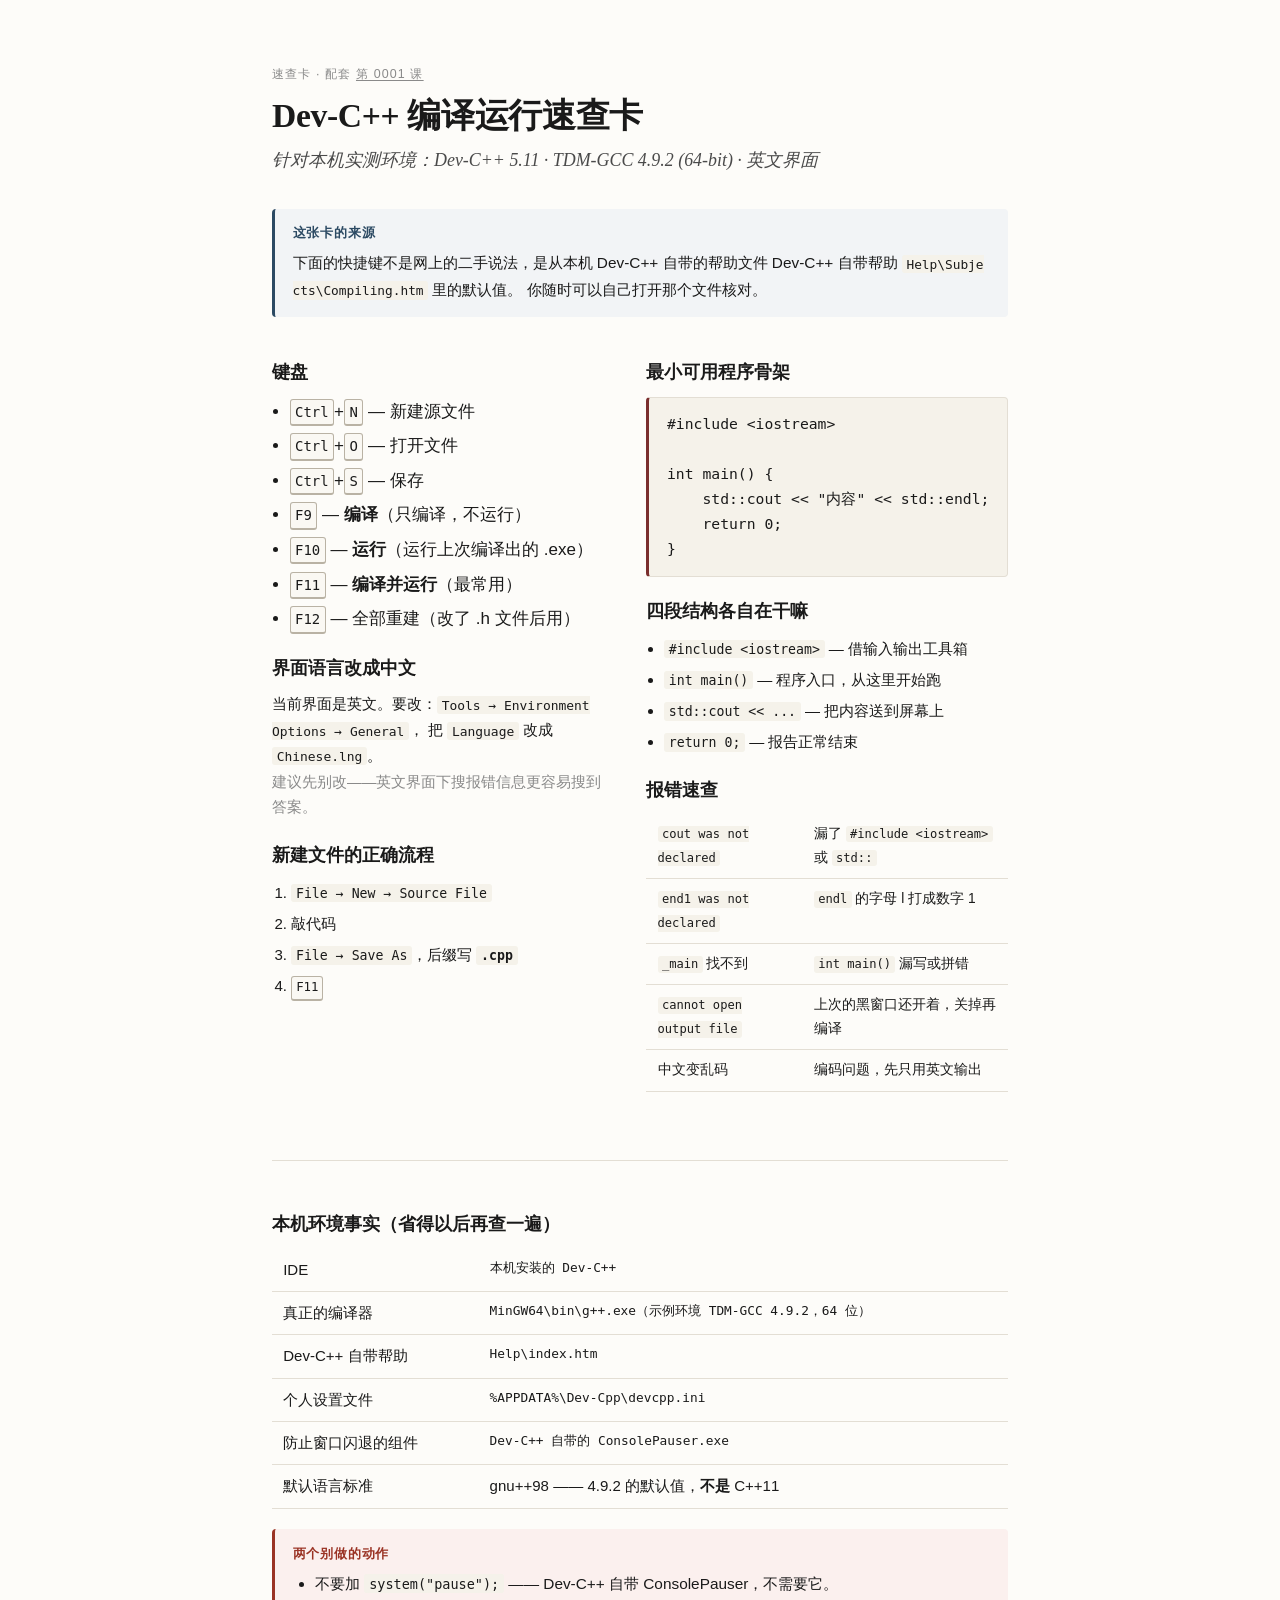
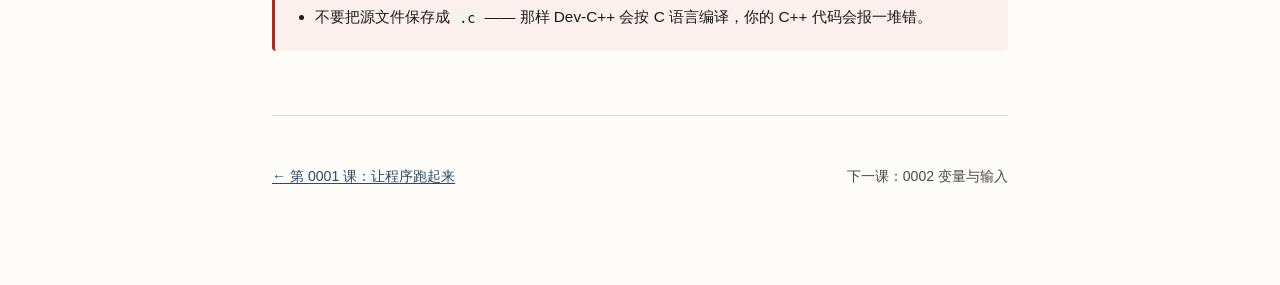
<file: reference/devcpp-workflow.html>
<!DOCTYPE html>
<html lang="zh-CN">
<head>
<meta charset="UTF-8">
<meta name="viewport" content="width=device-width, initial-scale=1">
<title>速查卡 · Dev-C++ 编译运行 — C++ 从零到作业</title>
<link rel="stylesheet" href="../assets/course.css">
<style>
  body { max-width: 46rem; }
  .cheat { display: grid; grid-template-columns: 1fr 1fr; gap: 0 2rem; }
  @media (max-width: 720px) { .cheat { grid-template-columns: 1fr; } }
  .cheat h3 { margin-top: 1.2rem; }
  .cheat ul { padding-left: 1.1rem; }
  .cheat li { margin-bottom: .3rem; }
  kbd {
    display: inline-block;
    border: 1px solid #b9b2a4;
    border-bottom-width: 2px;
    border-radius: 3px;
    background: #faf8f3;
    padding: 0 .32em;
    font-size: .82em;
    font-family: var(--font-mono);
  }
  .path { font-family: var(--font-mono); font-size: .8rem; word-break: break-all; }
</style>
</head>
<body>

<p class="lesson-meta">速查卡 · 配套 <a href="../lessons/0001-first-program.html">第 0001 课</a></p>
<h1>Dev-C++ 编译运行速查卡</h1>
<p class="subtitle">针对本机实测环境：Dev-C++ 5.11 · TDM-GCC 4.9.2 (64-bit) · 英文界面</p>

<div class="note">
  <span class="note-title">这张卡的来源</span>
  下面的快捷键不是网上的二手说法，是从本机 Dev-C++ 自带的帮助文件
  Dev-C++ 自带帮助 <code class="path">Help\Subjects\Compiling.htm</code> 里的默认值。
  你随时可以自己打开那个文件核对。
</div>

<div class="cheat">

  <div>
    <h3>键盘</h3>
    <ul>
      <li><kbd>Ctrl</kbd>+<kbd>N</kbd> — 新建源文件</li>
      <li><kbd>Ctrl</kbd>+<kbd>O</kbd> — 打开文件</li>
      <li><kbd>Ctrl</kbd>+<kbd>S</kbd> — 保存</li>
      <li><kbd>F9</kbd> — <strong>编译</strong>（只编译，不运行）</li>
      <li><kbd>F10</kbd> — <strong>运行</strong>（运行上次编译出的 .exe）</li>
      <li><kbd>F11</kbd> — <strong>编译并运行</strong>（最常用）</li>
      <li><kbd>F12</kbd> — 全部重建（改了 .h 文件后用）</li>
    </ul>

    <h3>界面语言改成中文</h3>
    <p style="font-size:.92rem">
      当前界面是英文。要改：<code>Tools → Environment Options → General</code>，
      把 <code>Language</code> 改成 <code>Chinese.lng</code>。
      <br><span style="color:var(--ink-faint)">建议先别改——英文界面下搜报错信息更容易搜到答案。</span>
    </p>

    <h3>新建文件的正确流程</h3>
    <ol style="padding-left:1.2rem;font-size:.94rem">
      <li><code>File → New → Source File</code></li>
      <li>敲代码</li>
      <li><code>File → Save As</code>，后缀写 <strong><code>.cpp</code></strong></li>
      <li><kbd>F11</kbd></li>
    </ol>
  </div>

  <div>
    <h3>最小可用程序骨架</h3>
<pre><code>#include &lt;iostream&gt;

int main() {
    std::cout &lt;&lt; "内容" &lt;&lt; std::endl;
    return 0;
}</code></pre>

    <h3>四段结构各自在干嘛</h3>
    <ul style="font-size:.94rem">
      <li><code>#include &lt;iostream&gt;</code> — 借输入输出工具箱</li>
      <li><code>int main()</code> — 程序入口，从这里开始跑</li>
      <li><code>std::cout &lt;&lt; ...</code> — 把内容送到屏幕上</li>
      <li><code>return 0;</code> — 报告正常结束</li>
    </ul>

    <h3>报错速查</h3>
    <table style="font-size:.86rem">
      <tbody>
        <tr>
          <td><code>cout was not declared</code></td>
          <td>漏了 <code>#include &lt;iostream&gt;</code> 或 <code>std::</code></td>
        </tr>
        <tr>
          <td><code>end1 was not declared</code></td>
          <td><code>endl</code> 的字母 l 打成数字 1</td>
        </tr>
        <tr>
          <td><code>_main</code> 找不到</td>
          <td><code>int main()</code> 漏写或拼错</td>
        </tr>
        <tr>
          <td><code>cannot open output file</code></td>
          <td>上次的黑窗口还开着，关掉再编译</td>
        </tr>
        <tr>
          <td>中文变乱码</td>
          <td>编码问题，先只用英文输出</td>
        </tr>
      </tbody>
    </table>
  </div>

</div>

<hr>

<h3>本机环境事实（省得以后再查一遍）</h3>
<table>
  <tbody>
    <tr><td>IDE</td><td class="path">本机安装的 Dev-C++</td></tr>
    <tr><td>真正的编译器</td><td class="path">MinGW64\bin\g++.exe（示例环境 TDM-GCC 4.9.2，64 位）</td></tr>
    <tr><td>Dev-C++ 自带帮助</td><td class="path">Help\index.htm</td></tr>
    <tr><td>个人设置文件</td><td class="path">%APPDATA%\Dev-Cpp\devcpp.ini</td></tr>
    <tr><td>防止窗口闪退的组件</td><td class="path">Dev-C++ 自带的 ConsolePauser.exe</td></tr>
    <tr><td>默认语言标准</td><td>gnu++98 —— 4.9.2 的默认值，<strong>不是</strong> C++11</td></tr>
  </tbody>
</table>

<div class="trap">
  <span class="trap-title">两个别做的动作</span>
  <ul style="margin-bottom:0">
    <li>不要加 <code>system("pause");</code> —— Dev-C++ 自带 ConsolePauser，不需要它。</li>
    <li>不要把源文件保存成 <code>.c</code> —— 那样 Dev-C++ 会按 C 语言编译，你的 C++ 代码会报一堆错。</li>
  </ul>
</div>

<div class="lesson-footer">
  <div class="nav">
    <a href="../lessons/0001-first-program.html">← 第 0001 课：让程序跑起来</a>
    <span>下一课：0002 变量与输入</span>
  </div>
</div>

</body>
</html>
</file>
<file: assets/course.css>
/* ==========================================================================
   course.css — 共享样式表（teaching workspace 的第一个组件）
   所有 lessons/*.html 与 reference/*.html 都链接这一个文件，
   这样整个课程看起来像一门课，而不是一堆一次性页面。
   设计取向：Tufte 式 —— 宽边距、克制配色、数据墨水比高、打印友好。
   ========================================================================== */

:root {
  /* 字体：正文用无衬线（Windows 中文屏显最稳），标题用衬线 */
  --font-body: "Segoe UI", -apple-system, "Microsoft YaHei", "PingFang SC",
               "Hiragino Sans GB", "Source Han Sans SC", sans-serif;
  --font-head: "Iowan Old Style", "Palatino Linotype", Palatino, Georgia,
               "Songti SC", SimSun, "Times New Roman", serif;
  --font-mono: "Cascadia Code", "Cascadia Mono", Consolas, "SF Mono",
               Menlo, "DejaVu Sans Mono", monospace;

  --ink:      #1a1a1a;
  --ink-soft: #4a4a4a;
  --ink-faint:#8a8a8a;
  --paper:    #fdfcf9;
  --rule:     #e3ded4;
  --accent:   #7a2e2e;   /* oxblood：唯一的重色，只用于强调 */
  --accent-2: #2c4a63;   /* 墨蓝：链接与交互 */
  --ok:       #2f6b46;
  --bad:      #9a3324;
  --warn-bg:  #fdf6e3;
  --code-bg:  #f5f2ea;

  --measure: 44rem;
}

html { -webkit-text-size-adjust: 100%; }

body {
  margin: 0 auto;
  padding: 4rem 1.5rem 6rem;
  max-width: var(--measure);
  background: var(--paper);
  color: var(--ink);
  font-family: var(--font-body);
  font-size: 17px;
  line-height: 1.75;
  text-rendering: optimizeLegibility;
}

/* ---------- 页眉 ---------- */

.lesson-meta {
  font-size: 0.78rem;
  letter-spacing: 0.09em;
  text-transform: uppercase;
  color: var(--ink-faint);
  margin: 0 0 0.6rem;
}
.lesson-meta a { color: inherit; }

h1 {
  font-family: var(--font-head);
  font-size: 2.1rem;
  line-height: 1.25;
  font-weight: 600;
  margin: 0 0 0.5rem;
  letter-spacing: -0.01em;
}

.subtitle {
  font-family: var(--font-head);
  font-size: 1.12rem;
  font-style: italic;
  color: var(--ink-soft);
  margin: 0 0 2rem;
}

h2 {
  font-family: var(--font-head);
  font-size: 1.42rem;
  font-weight: 600;
  margin: 3rem 0 0.9rem;
  padding-bottom: 0.3rem;
  border-bottom: 1px solid var(--rule);
}
h3 {
  font-family: var(--font-head);
  font-size: 1.12rem;
  font-weight: 600;
  margin: 2rem 0 0.5rem;
}

p { margin: 0 0 1.05rem; }
ul, ol { margin: 0 0 1.05rem; padding-left: 1.4rem; }
li { margin-bottom: 0.4rem; }

a { color: var(--accent-2); text-decoration-thickness: 1px; text-underline-offset: 2px; }
a:hover { color: var(--accent); }

strong { font-weight: 650; }
em { font-style: italic; }

hr { border: 0; border-top: 1px solid var(--rule); margin: 3rem 0; }

/* ---------- 代码 ---------- */

code, kbd, pre {
  font-family: var(--font-mono);
  font-size: 0.88em;
}
code {
  background: var(--code-bg);
  padding: 0.12em 0.36em;
  border-radius: 3px;
}
pre {
  background: var(--code-bg);
  border: 1px solid var(--rule);
  border-left: 3px solid var(--accent);
  border-radius: 4px;
  padding: 0.9rem 1.1rem;
  overflow-x: auto;
  line-height: 1.6;
  margin: 0 0 1.2rem;
}
pre code { background: none; padding: 0; font-size: 0.92rem; }

/* 代码里高亮某一行 */
pre .hl { background: #fdf0d5; display: inline-block; width: 100%; }

/* 代码 + 逐行注释并排 */
.code-annot { display: grid; grid-template-columns: 1fr; gap: 0.4rem 1rem; }

/* ---------- 提示框 ---------- */

.note, .warn, .win, .trap {
  border-radius: 4px;
  padding: 0.85rem 1.1rem;
  margin: 0 0 1.3rem;
  font-size: 0.96rem;
}
.note { background: #f2f4f6; border-left: 3px solid var(--accent-2); }
.warn { background: var(--warn-bg); border-left: 3px solid #b8860b; }
.trap { background: #fbf0ee; border-left: 3px solid var(--bad); }
.win  { background: #eef5f0; border-left: 3px solid var(--ok); }

.note-title, .warn-title, .trap-title, .win-title {
  display: block;
  font-weight: 650;
  font-size: 0.82rem;
  letter-spacing: 0.06em;
  text-transform: uppercase;
  margin-bottom: 0.3rem;
}
.warn-title { color: #8a6100; }
.trap-title { color: var(--bad); }
.win-title  { color: var(--ok); }
.note-title { color: var(--accent-2); }

/* ---------- 步骤清单 ---------- */

ol.steps { list-style: none; padding-left: 0; counter-reset: step; }
ol.steps > li {
  counter-increment: step;
  position: relative;
  padding-left: 2.4rem;
  margin-bottom: 1.1rem;
}
ol.steps > li::before {
  content: counter(step);
  position: absolute;
  left: 0; top: 0.1rem;
  width: 1.6rem; height: 1.6rem;
  line-height: 1.6rem;
  text-align: center;
  border-radius: 50%;
  background: var(--accent);
  color: #fff;
  font-size: 0.8rem;
  font-weight: 650;
  font-family: var(--font-body);
}

/* 可勾选的练习步骤 */
ol.steps.checkable > li::before { cursor: pointer; }
ol.steps.checkable > li.done { color: var(--ink-faint); }
ol.steps.checkable > li.done::before { background: var(--ok); content: "✓"; }

/* ---------- 交互组件：quiz ---------- */

.quiz {
  border: 1px solid var(--rule);
  border-top: 3px solid var(--accent-2);
  border-radius: 4px;
  background: #fff;
  padding: 1.1rem 1.25rem 1.25rem;
  margin: 1.6rem 0;
}
.quiz-q { font-weight: 600; margin: 0 0 0.9rem; }
.quiz-q .qnum {
  display: inline-block;
  min-width: 1.5rem;
  color: var(--accent);
  font-family: var(--font-mono);
  font-size: 0.9rem;
}
.quiz-opts { display: flex; flex-direction: column; gap: 0.45rem; margin-bottom: 0.6rem; }
.quiz-opt {
  font: inherit;
  text-align: left;
  background: #fbfaf7;
  border: 1px solid var(--rule);
  border-radius: 3px;
  padding: 0.55rem 0.8rem;
  cursor: pointer;
  transition: background 0.12s, border-color 0.12s;
}
.quiz-opt:hover:not(:disabled) { background: #f3f1ea; border-color: var(--ink-faint); }
.quiz-opt:disabled { cursor: default; }
.quiz-opt.correct { background: #eef5f0; border-color: var(--ok); color: #1f4a30; font-weight: 600; }
.quiz-opt.wrong   { background: #fbf0ee; border-color: var(--bad); color: #7a2a1c; }
.quiz-opt .mark   { float: right; font-weight: 700; }
.quiz-feedback { font-size: 0.94rem; margin: 0.5rem 0 0; display: none; }
.quiz-feedback.show { display: block; }
.quiz-feedback.ok  { color: var(--ok); }
.quiz-feedback.no  { color: var(--bad); }
.quiz-score { font-size: 0.85rem; color: var(--ink-faint); margin-top: 0.7rem; }

/* ---------- 交互组件：回忆卡（先想，再揭晓） ---------- */

.recall {
  border: 1px dashed var(--rule);
  border-radius: 4px;
  padding: 1rem 1.2rem;
  margin: 1.4rem 0;
  background: #fcfbf8;
}
.recall-prompt { font-weight: 600; margin: 0 0 0.7rem; }
.recall-body { display: none; border-top: 1px solid var(--rule); padding-top: 0.8rem; }
.recall.revealed .recall-body { display: block; }
.recall-toggle {
  font: inherit;
  font-size: 0.88rem;
  background: var(--accent-2);
  color: #fff;
  border: 0;
  border-radius: 3px;
  padding: 0.4rem 0.9rem;
  cursor: pointer;
}
.recall-toggle:hover { background: var(--accent); }

/* ---------- 表格 ---------- */

table { border-collapse: collapse; width: 100%; margin: 0 0 1.3rem; font-size: 0.94rem; }
th, td { text-align: left; padding: 0.5rem 0.7rem; border-bottom: 1px solid var(--rule); vertical-align: top; }
th { font-size: 0.78rem; letter-spacing: 0.06em; text-transform: uppercase; color: var(--ink-faint); font-weight: 600; }
tbody tr:hover { background: #faf9f5; }

/* ---------- 边注（Tufte 式） ---------- */

.sidenote {
  font-size: 0.84rem;
  line-height: 1.5;
  color: var(--ink-soft);
  border-left: 2px solid var(--rule);
  padding-left: 0.8rem;
  margin: 1rem 0 1.2rem;
}

/* ---------- 页脚 ---------- */

.lesson-footer {
  margin-top: 4rem;
  padding-top: 1.5rem;
  border-top: 1px solid var(--rule);
  font-size: 0.88rem;
  color: var(--ink-soft);
}
.lesson-footer h2 { font-size: 1.05rem; border: 0; margin-top: 1.6rem; }

.nav {
  display: flex;
  justify-content: space-between;
  gap: 1rem;
  font-size: 0.88rem;
  margin-top: 1.5rem;
}

.ask-teacher {
  background: #f2f4f6;
  border-radius: 4px;
  padding: 0.9rem 1.1rem;
  margin: 1.6rem 0 0;
  font-size: 0.94rem;
}

/* ---------- 打印 ---------- */

@media print {
  :root { --paper: #fff; }
  body { padding: 0; font-size: 11pt; max-width: none; }
  .quiz-opt, .recall-toggle { display: none; }
  .recall-body { display: block !important; border-top: 1px solid #ccc; }
  .quiz-feedback { display: block !important; }
  a { color: #000; text-decoration: none; }
  a[href^="http"]::after { content: " (" attr(href) ")"; font-size: 0.75em; color: #666; }
  h2, h3 { break-after: avoid; }
  pre, .quiz, .note, .warn, .trap, .win { break-inside: avoid; }
}

@media (max-width: 640px) {
  body { padding: 2rem 1.1rem 4rem; font-size: 16px; }
  h1 { font-size: 1.65rem; }
}
</file>
<file: assets/workbench.css>
/* ==========================================================================
   workbench.css — 学习工作台专用组件
   依赖 course.css（字体、配色变量、table/code 基础样式都在那里）
   ========================================================================== */

/* ---------- 顶部状态条 ---------- */

.wb-top {
  position: sticky;
  top: 0;
  z-index: 20;
  background: rgba(253, 252, 249, 0.94);
  backdrop-filter: blur(6px);
  border-bottom: 1px solid var(--rule);
  margin: -4rem -1.5rem 2rem;
  padding: 0.85rem 1.5rem;
}
.wb-top-inner {
  max-width: var(--measure);
  margin: 0 auto;
  display: flex;
  align-items: center;
  gap: 1.2rem;
  flex-wrap: wrap;
}
.wb-brand {
  font-family: var(--font-head);
  font-weight: 600;
  font-size: 1.02rem;
}
.wb-brand small {
  display: block;
  font-family: var(--font-body);
  font-weight: 400;
  font-size: 0.74rem;
  color: var(--ink-faint);
  letter-spacing: 0.04em;
}
.wb-meter {
  flex: 1 1 12rem;
  min-width: 9rem;
}
.wb-meter-bar {
  height: 6px;
  background: #e8e3d9;
  border-radius: 3px;
  overflow: hidden;
}
.wb-meter-fill {
  height: 100%;
  width: 0;
  background: linear-gradient(90deg, var(--accent), var(--accent-2));
  border-radius: 3px;
  transition: width 0.35s ease;
}
.wb-meter-label {
  font-size: 0.76rem;
  color: var(--ink-faint);
  margin-top: 0.28rem;
  font-variant-numeric: tabular-nums;
}

/* ---------- 顶部导航 ---------- */

.wb-nav {
  display: flex;
  gap: 0.15rem;
  flex-wrap: wrap;
  font-size: 0.82rem;
}
.wb-nav a {
  padding: 0.2rem 0.55rem;
  border-radius: 3px;
  text-decoration: none;
  color: var(--ink-soft);
}
.wb-nav a:hover { background: #efece4; color: var(--accent); }

/* ---------- 卡片网格 ---------- */

.wb-grid {
  display: grid;
  grid-template-columns: repeat(auto-fit, minmax(18.5rem, 1fr));
  gap: 1.1rem;
  margin: 1.6rem 0;
}
.card {
  background: #fff;
  border: 1px solid var(--rule);
  border-radius: 5px;
  padding: 1rem 1.15rem 1.1rem;
}
.card.span-2 { grid-column: span 2; }
@media (max-width: 760px) { .card.span-2 { grid-column: span 1; } }
.card > h3 {
  margin: 0 0 0.7rem;
  padding-bottom: 0.4rem;
  border-bottom: 1px solid var(--rule);
  font-size: 1.02rem;
  display: flex;
  align-items: center;
  justify-content: space-between;
  gap: 0.6rem;
}
.card > h3 .count {
  font-family: var(--font-mono);
  font-size: 0.76rem;
  font-weight: 400;
  color: var(--ink-faint);
}

/* ---------- 状态标签 ---------- */

.chip {
  display: inline-block;
  font-size: 0.7rem;
  font-weight: 600;
  letter-spacing: 0.03em;
  padding: 0.1rem 0.45rem;
  border-radius: 999px;
  white-space: nowrap;
  vertical-align: 1px;
}
.chip-done { background: #e6f0e9; color: var(--ok); }
.chip-todo { background: #f6ece9; color: var(--bad); }
.chip-now  { background: #eaeff4; color: var(--accent-2); }
.chip-wait { background: #f2f0ea; color: var(--ink-faint); }

/* ---------- 清单 ---------- */

ul.wb-list { list-style: none; padding: 0; margin: 0; }
ul.wb-list > li {
  display: flex;
  gap: 0.6rem;
  align-items: flex-start;
  padding: 0.42rem 0;
  border-bottom: 1px dashed #eeeae1;
  font-size: 0.92rem;
  line-height: 1.55;
}
ul.wb-list > li:last-child { border-bottom: 0; }
ul.wb-list > li .txt { flex: 1; }

/* 可勾选项 */
label.wb-check {
  display: flex;
  gap: 0.6rem;
  align-items: flex-start;
  padding: 0.4rem 0;
  border-bottom: 1px dashed #eeeae1;
  font-size: 0.92rem;
  line-height: 1.55;
  cursor: pointer;
  user-select: none;
}
label.wb-check:last-of-type { border-bottom: 0; }
label.wb-check input {
  margin: 0.28rem 0 0;
  width: 1rem;
  height: 1rem;
  accent-color: var(--ok);
  flex: none;
  cursor: pointer;
}
label.wb-check .txt { flex: 1; }
label.wb-check input:checked + .txt { color: var(--ink-faint); }
label.wb-check input:checked + .txt .t { text-decoration: line-through; }
.sub { display: block; font-size: 0.8rem; color: var(--ink-faint); margin-top: 0.1rem; }

/* ---------- 进阶条（课程进度） ---------- */

.wb-track { display: flex; flex-direction: column; gap: 0.3rem; }
.wb-track-row {
  display: grid;
  grid-template-columns: 1.1rem 3.4rem 1fr;
  gap: 0.5rem;
  align-items: center;
  font-size: 0.86rem;
  padding: 0.22rem 0;
  cursor: pointer;
}
.wb-track-row input { margin: 0; width: 1rem; height: 1rem; accent-color: var(--ok); cursor: pointer; }
.wb-track-row .no {
  font-family: var(--font-mono);
  font-size: 0.76rem;
  color: var(--ink-faint);
  text-align: right;
}
.wb-track-row.is-now .no { color: var(--accent); font-weight: 700; }
.wb-track-row.is-now { background: #fbf7f7; border-left: 3px solid var(--accent); margin-left: -0.75rem; padding-left: 0.6rem; }
.wb-track-row.is-done { color: var(--ink-faint); }
.wb-track-row.is-done .name::before { content: "✓ "; color: var(--ok); }

/* ---------- 速查表（紧凑版） ---------- */

.wb-table { width: 100%; border-collapse: collapse; font-size: 0.86rem; margin: 0; }
.wb-table th, .wb-table td { padding: 0.34rem 0.5rem; border-bottom: 1px solid var(--rule); text-align: left; }
.wb-table th { font-size: 0.7rem; letter-spacing: 0.05em; text-transform: uppercase; color: var(--ink-faint); }
.wb-table code { font-size: 0.82rem; }

/* ---------- 折叠块 ---------- */

details.wb-fold {
  border: 1px solid var(--rule);
  border-radius: 4px;
  padding: 0.55rem 0.85rem;
  margin: 0.6rem 0;
  background: #fdfcf9;
}
details.wb-fold[open] { background: #fff; }
details.wb-fold > summary {
  cursor: pointer;
  font-weight: 600;
  font-size: 0.92rem;
  list-style: none;
  display: flex;
  justify-content: space-between;
  align-items: center;
}
details.wb-fold > summary::-webkit-details-marker { display: none; }
details.wb-fold > summary::after { content: "＋"; color: var(--ink-faint); font-weight: 400; }
details.wb-fold[open] > summary::after { content: "－"; }
details.wb-fold > *:not(summary) { margin-top: 0.7rem; }

/* ---------- 过滤输入 ---------- */

.wb-filter {
  width: 100%;
  font: inherit;
  font-size: 0.88rem;
  padding: 0.4rem 0.7rem;
  border: 1px solid var(--rule);
  border-radius: 4px;
  background: #fdfcf9;
  margin-bottom: 0.7rem;
}
.wb-filter:focus { outline: 2px solid #cfd9e2; outline-offset: -1px; background: #fff; }
.wb-hidden { display: none !important; }

/* ---------- 路径码 ---------- */

.pathcode {
  font-family: var(--font-mono);
  font-size: 0.78rem;
  background: var(--code-bg);
  padding: 0.08em 0.35em;
  border-radius: 3px;
  word-break: break-all;
}

/* ---------- 打印 ---------- */

@media print {
  .wb-top { position: static; margin: 0 0 1rem; backdrop-filter: none; background: none; }
  .wb-nav, .wb-filter, .wb-meter { display: none; }
  .wb-grid { display: block; }
  .card { break-inside: avoid; page-break-inside: avoid; margin-bottom: 1rem; border: 1px solid #ccc; }
  details.wb-fold { border: 0; padding-left: 0; }
  details.wb-fold > summary::after { content: ""; }
  details.wb-fold > *:not(summary) { display: block !important; }
}
</file>
